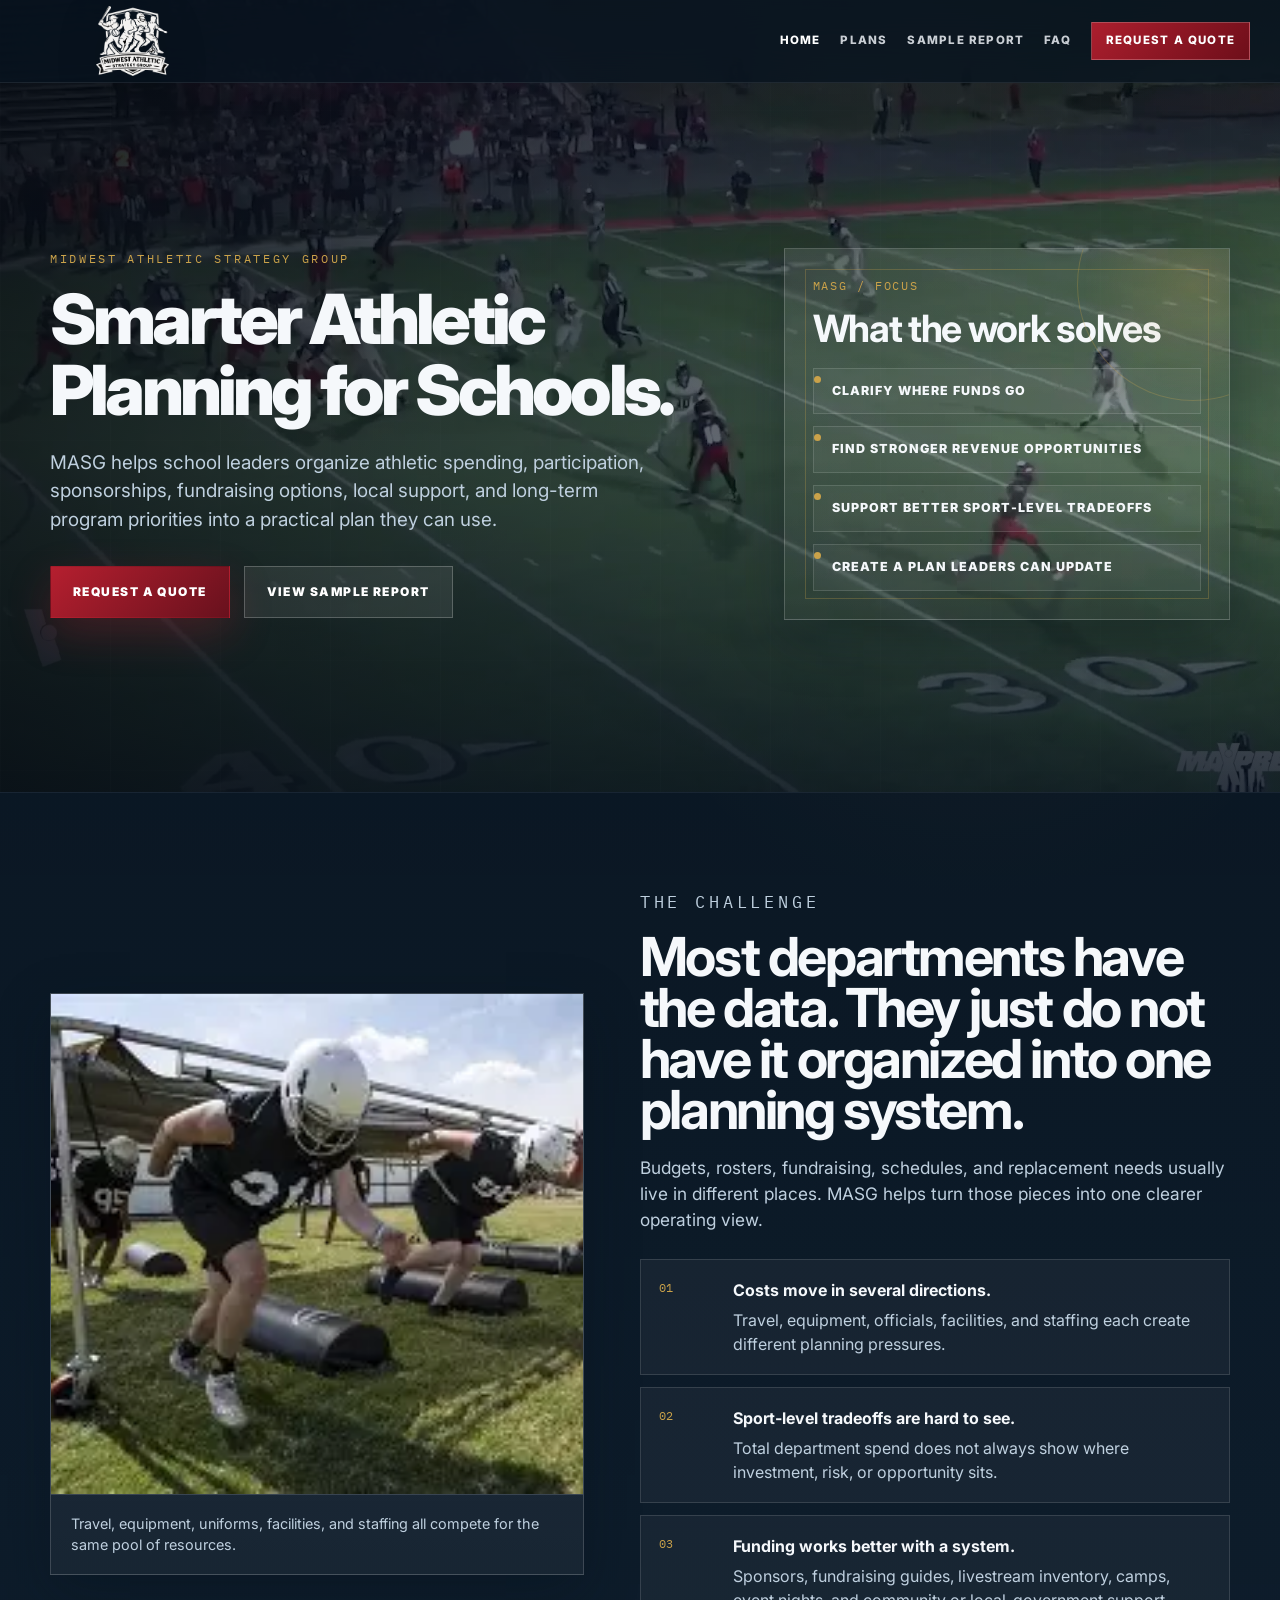
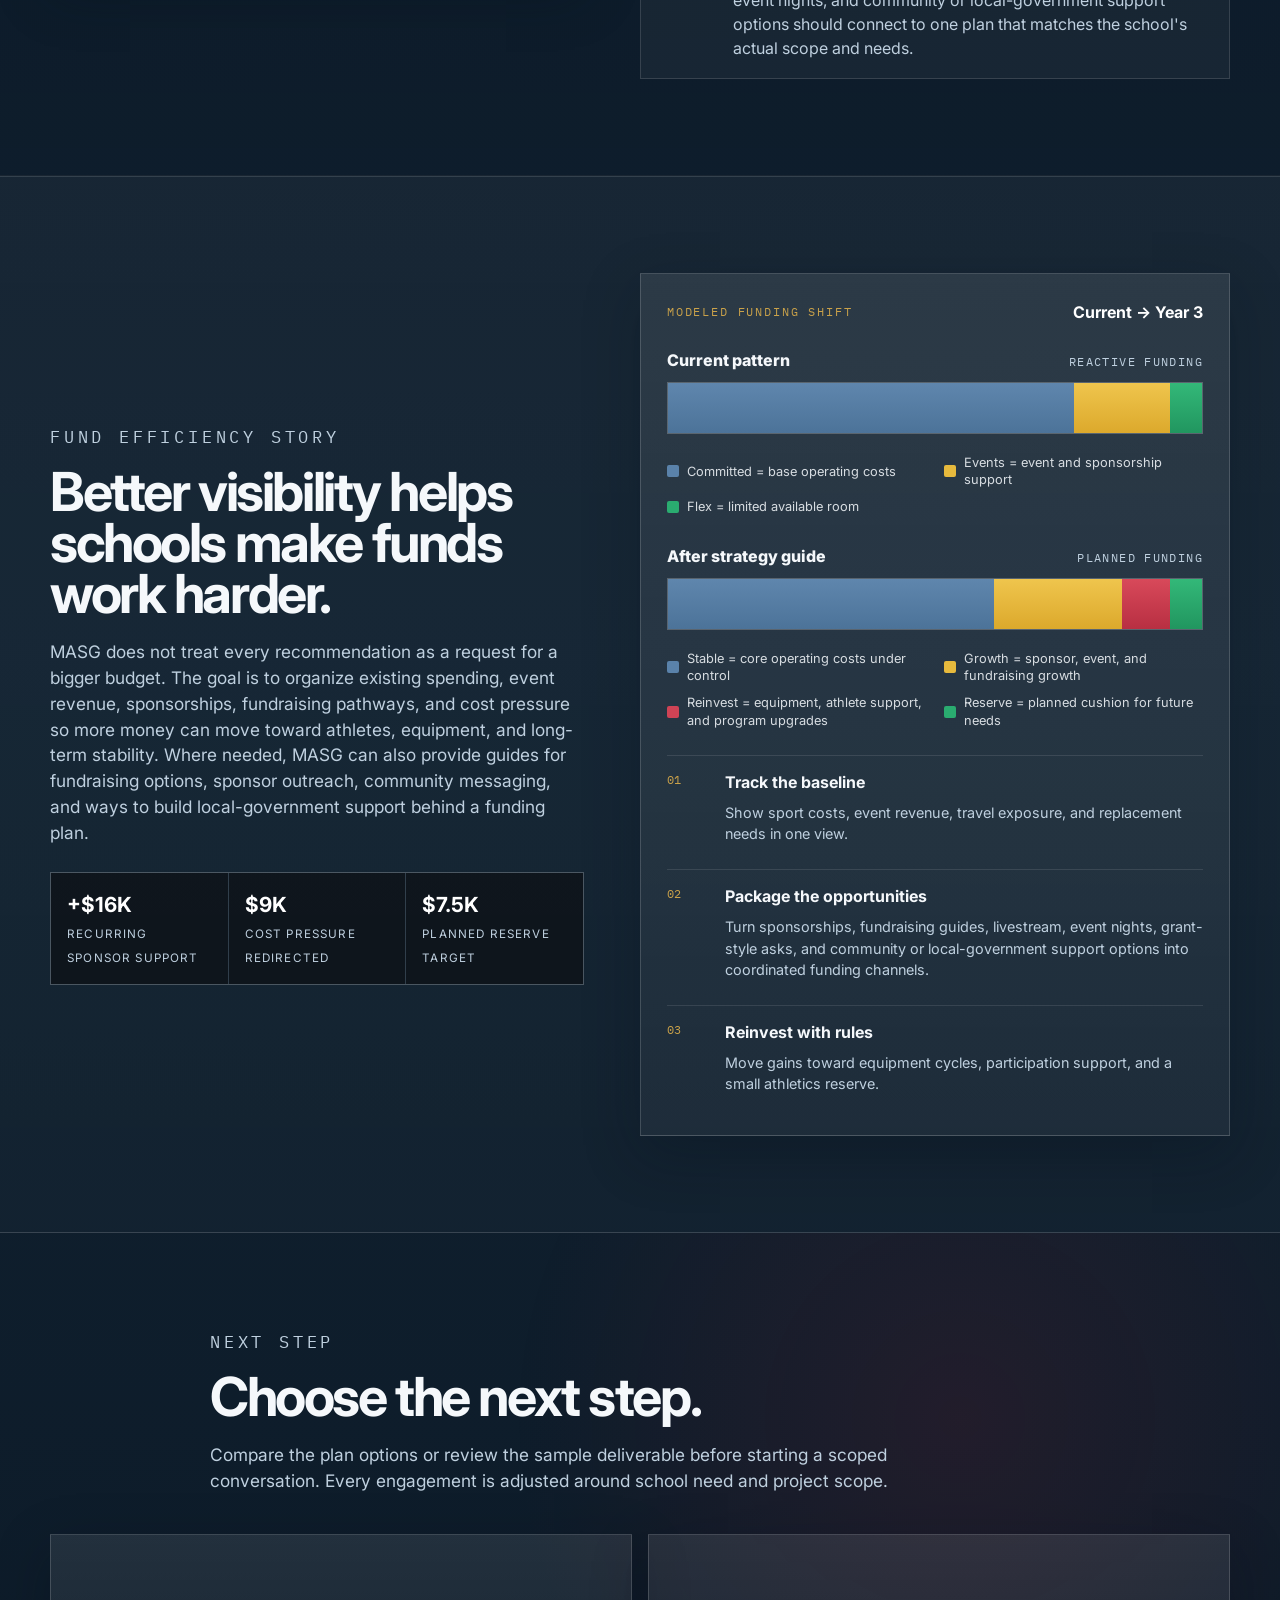
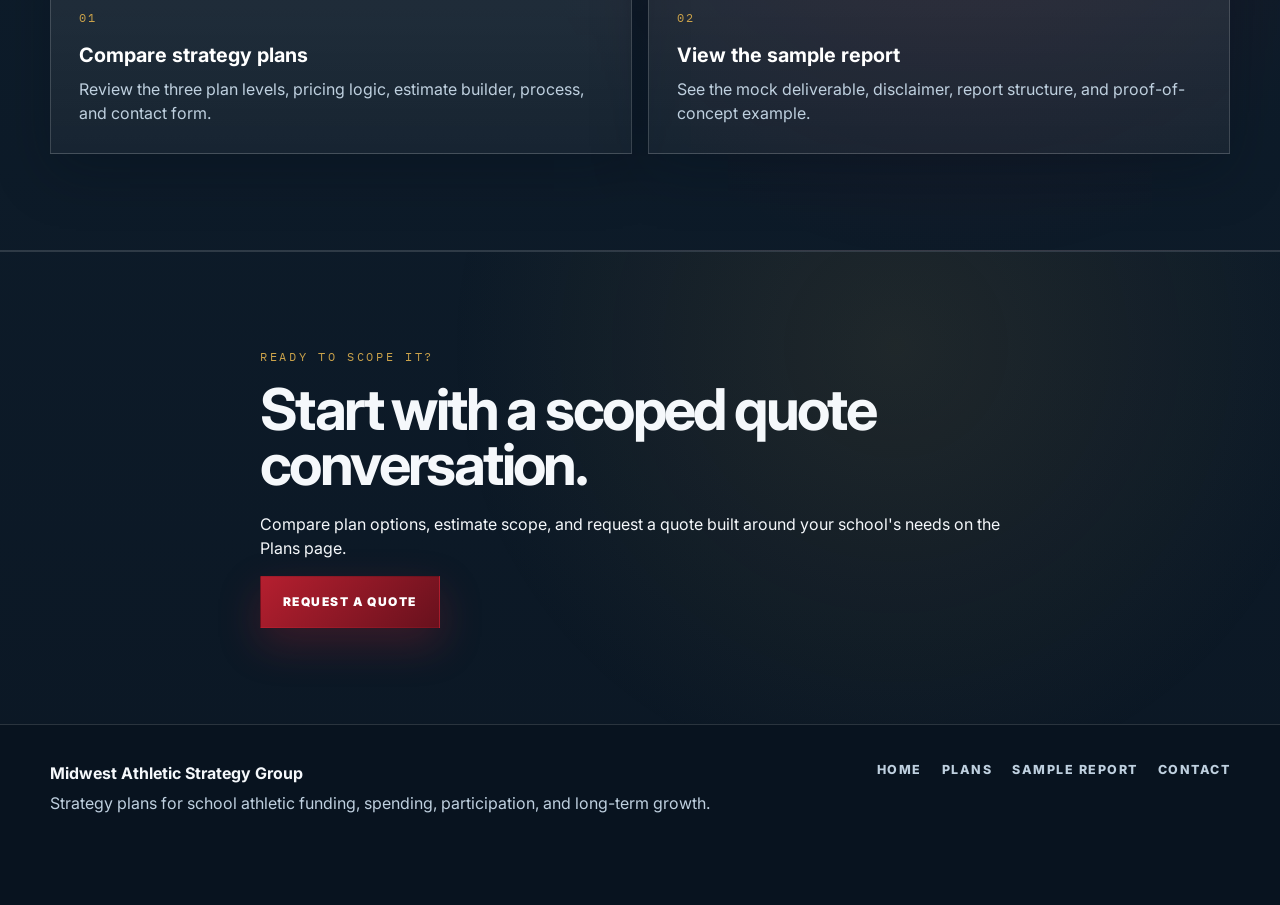
<file: index.html>
<!DOCTYPE html>
<html lang="en">
<head>
  <meta charset="UTF-8" />
  <meta name="viewport" content="width=device-width, initial-scale=1.0" />
  <title>Midwest Athletic Strategy Group | Athletic Strategy & Funding Planning</title>
  <meta name="description" content="Midwest Athletic Strategy Group helps school athletic leaders organize funding, spending, sponsorships, fundraising options, participation, and program priorities into practical strategy plans." />
  <link rel="canonical" href="https://YOURDOMAIN.com/" />
  <meta name="robots" content="index, follow" />
  <meta property="og:type" content="website" />
  <meta property="og:url" content="https://YOURDOMAIN.com/" />
  <meta property="og:title" content="Midwest Athletic Strategy Group | Athletic Strategy & Funding Planning" />
  <meta property="og:description" content="Midwest Athletic Strategy Group helps school athletic leaders organize funding, spending, sponsorships, fundraising options, participation, and program priorities into practical strategy plans." />
  <meta property="og:image" content="https://YOURDOMAIN.com/assets/img/championship.webp" />
  <meta name="twitter:card" content="summary_large_image" />
  <meta name="twitter:title" content="Midwest Athletic Strategy Group | Athletic Strategy & Funding Planning" />
  <meta name="twitter:description" content="Midwest Athletic Strategy Group helps school athletic leaders organize funding, spending, participation, and program priorities into practical strategy plans." />
  <meta name="twitter:image" content="https://YOURDOMAIN.com/assets/img/championship.webp" />
  <link rel="icon" href="assets/img/favicon.png" type="image/png" />
  <link rel="preconnect" href="https://fonts.googleapis.com">
  <link rel="preconnect" href="https://fonts.gstatic.com" crossorigin>
  <link href="https://fonts.googleapis.com/css2?family=Inter:wght@400;500;600;700;800;900&family=IBM+Plex+Mono:wght@400;500;600&display=swap" rel="stylesheet">
  <link rel="stylesheet" href="styles.css" />
  <script type="application/ld+json">
  {
    "@context": "https://schema.org",
    "@type": "ProfessionalService",
    "name": "Midwest Athletic Strategy Group",
    "description": "Athletic department strategy planning, funding analysis, and program investment support for school athletic leaders.",
    "areaServed": "Midwest United States",
    "founder": { "@type": "Person", "name": "Reid Justesen" },
    "serviceType": ["Athletics Strategy Guide", "Program Investment Audit", "Three-Year Growth Plan"],
    "url": "https://YOURDOMAIN.com/"
  }
  </script>
</head>
<body>
  <header class="site-header" data-header>
    <a class="brand" href="index.html" aria-label="Midwest Athletic Strategy Group home">
      <img class="brand-logo detailed-logo" src="assets/img/masg-logo-white.png" alt="Midwest Athletic Strategy Group logo" />
    </a>
    <button class="nav-toggle" aria-label="Open menu" data-nav-toggle><span></span><span></span></button>
    <nav class="main-nav" data-nav>
      <a href="index.html" class="active">Home</a>
      <a href="plans.html">Plans</a>
      <a href="sample-report.html">Sample Report</a>
      <a href="plans.html#faq">FAQ</a>
      <a href="plans.html#contact" class="nav-cta">Request a Quote</a>
    </nav>
  </header>
  <a class="mobile-sticky-cta" href="plans.html#contact">Request a Quote</a>
  <main id="top">
    <section class="hero balanced-hero" aria-label="Homepage hero">
      <video id="heroVideo" class="hero-video" autoplay muted loop playsinline preload="metadata" poster="assets/img/0001.jpg"><source src="assets/videos/football-night.mp4" type="video/mp4" /></video>
      <div class="hero-scrim"></div><div class="hero-grid-overlay"></div>
      <div class="hero-content wrap">
        <div class="hero-copy reveal"><p class="eyebrow">Midwest athletic strategy group</p><h1>Smarter Athletic Planning for Schools.</h1><p class="hero-subhead">MASG helps school leaders organize athletic spending, participation, sponsorships, fundraising options, local support, and long-term program priorities into a practical plan they can use.</p><div class="hero-actions"><a href="plans.html#contact" class="button button-primary">Request a Quote</a><a href="sample-report.html" class="button button-secondary">View Sample Report</a></div></div>
        <aside class="hero-command compact-command reveal" aria-label="MASG focus areas"><div class="command-label">MASG / Focus</div><h2>What the work solves</h2><ul class="command-list"><li>Clarify where funds go</li><li>Find stronger revenue opportunities</li><li>Support better sport-level tradeoffs</li><li>Create a plan leaders can update</li></ul></aside>
      </div>
    </section>
    <section id="challenge" class="section split-section section-soft"><div class="wrap split-grid"><div class="visual-card reveal"><img src="assets/img/practice-equipment.webp" alt="Football practice equipment on a field" /><div class="image-caption">Travel, equipment, uniforms, facilities, and staffing all compete for the same pool of resources.</div></div><div class="copy-block reveal"><p class="eyebrow">The challenge</p><h2>Most departments have the data. They just do not have it organized into one planning system.</h2><p>Budgets, rosters, fundraising, schedules, and replacement needs usually live in different places. MASG helps turn those pieces into one clearer operating view.</p><div class="stacked-cards"><article><span>01</span><strong>Costs move in several directions.</strong><p>Travel, equipment, officials, facilities, and staffing each create different planning pressures.</p></article><article><span>02</span><strong>Sport-level tradeoffs are hard to see.</strong><p>Total department spend does not always show where investment, risk, or opportunity sits.</p></article><article><span>03</span><strong>Funding works better with a system.</strong><p>Sponsors, fundraising guides, livestream inventory, camps, event nights, and community or local-government support options should connect to one plan that matches the school's actual scope and needs.</p></article></div></div></div></section>
    <section class="section money-section funding-story-section section-light">
      <div class="wrap money-grid">
        <div class="copy-block reveal">
          <p class="eyebrow">Fund efficiency story</p>
          <h2>Better visibility helps schools make funds work harder.</h2>
          <p>MASG does not treat every recommendation as a request for a bigger budget. The goal is to organize existing spending, event revenue, sponsorships, fundraising pathways, and cost pressure so more money can move toward athletes, equipment, and long-term stability. Where needed, MASG can also provide guides for fundraising options, sponsor outreach, community messaging, and ways to build local-government support behind a funding plan.</p>
          <div class="money-kpis"><div><strong>+$16K</strong><span>recurring sponsor support</span></div><div><strong>$9K</strong><span>cost pressure redirected</span></div><div><strong>$7.5K</strong><span>planned reserve target</span></div></div>
        </div>
        <div class="finance-card story-card reveal" aria-label="Modeled athletic department funding story">
          <div class="dashboard-topline"><span>Modeled funding shift</span><strong>Current → Year 3</strong></div>
          <div class="story-bars">
            <div class="story-bar-group">
              <div class="story-label"><span>Current pattern</span><em>Reactive funding</em></div>
              <div class="stacked-bar" aria-label="Current funding pattern">
                <span class="seg committed" style="width: 76%" aria-label="Base operating costs"></span>
                <span class="seg revenue" style="width: 18%" aria-label="Event and sponsorship support"></span>
                <span class="seg reserve" style="width: 6%" aria-label="Limited flexible funding"></span>
              </div>
              <div class="story-legend" aria-label="Current funding legend">
                <span><i class="swatch committed"></i>Committed = base operating costs</span>
                <span><i class="swatch revenue"></i>Events = event and sponsorship support</span>
                <span><i class="swatch reserve"></i>Flex = limited available room</span>
              </div>
            </div>
            <div class="story-bar-group">
              <div class="story-label"><span>After strategy guide</span><em>Planned funding</em></div>
              <div class="stacked-bar" aria-label="Year three funding pattern">
                <span class="seg committed" style="width: 61%" aria-label="Core operating costs"></span>
                <span class="seg revenue" style="width: 24%" aria-label="Sponsor, event, and fundraising growth"></span>
                <span class="seg improvement" style="width: 9%" aria-label="Planned reinvestment"></span>
                <span class="seg reserve" style="width: 6%" aria-label="Planned reserve"></span>
              </div>
              <div class="story-legend" aria-label="Year three funding legend">
                <span><i class="swatch committed"></i>Stable = core operating costs under control</span>
                <span><i class="swatch revenue"></i>Growth = sponsor, event, and fundraising growth</span>
                <span><i class="swatch improvement"></i>Reinvest = equipment, athlete support, and program upgrades</span>
                <span><i class="swatch reserve"></i>Reserve = planned cushion for future needs</span>
              </div>
            </div>
          </div>
          <div class="story-timeline">
            <article><span>01</span><strong>Track the baseline</strong><p>Show sport costs, event revenue, travel exposure, and replacement needs in one view.</p></article>
            <article><span>02</span><strong>Package the opportunities</strong><p>Turn sponsorships, fundraising guides, livestream, event nights, grant-style asks, and community or local-government support options into coordinated funding channels.</p></article>
            <article><span>03</span><strong>Reinvest with rules</strong><p>Move gains toward equipment cycles, participation support, and a small athletics reserve.</p></article>
          </div>
        </div>
      </div>
    </section>
    <section class="section next-step-section">
      <div class="wrap section-head reveal"><p class="eyebrow">Next step</p><h2>Choose the next step.</h2><p>Compare the plan options or review the sample deliverable before starting a scoped conversation. Every engagement is adjusted around school need and project scope.</p></div>
      <div class="wrap next-step-grid">
        <a class="next-step-card reveal" href="plans.html"><span>01</span><h3>Compare strategy plans</h3><p>Review the three plan levels, pricing logic, estimate builder, process, and contact form.</p></a>
        <a class="next-step-card reveal" href="sample-report.html"><span>02</span><h3>View the sample report</h3><p>See the mock deliverable, disclaimer, report structure, and proof-of-concept example.</p></a>
      </div>
    </section>
    <section class="section final-cta-section"><div class="wrap final-cta reveal"><p class="eyebrow">Ready to scope it?</p><h2>Start with a scoped quote conversation.</h2><p>Compare plan options, estimate scope, and request a quote built around your school's needs on the Plans page.</p><a class="button button-primary" href="plans.html#contact">Request a Quote</a></div></section>
  </main>
  <footer class="site-footer">
    <div class="wrap footer-grid">
      <div>
        <strong>Midwest Athletic Strategy Group</strong>
        <p>Strategy plans for school athletic funding, spending, participation, and long-term growth.</p>
      </div>
      <div class="footer-links">
        <a href="index.html">Home</a><a href="plans.html">Plans</a><a href="sample-report.html">Sample Report</a><a href="plans.html#contact">Contact</a>
      </div>
    </div>
  </footer>
  <script src="script.js"></script>
</body>
</html>
</file>
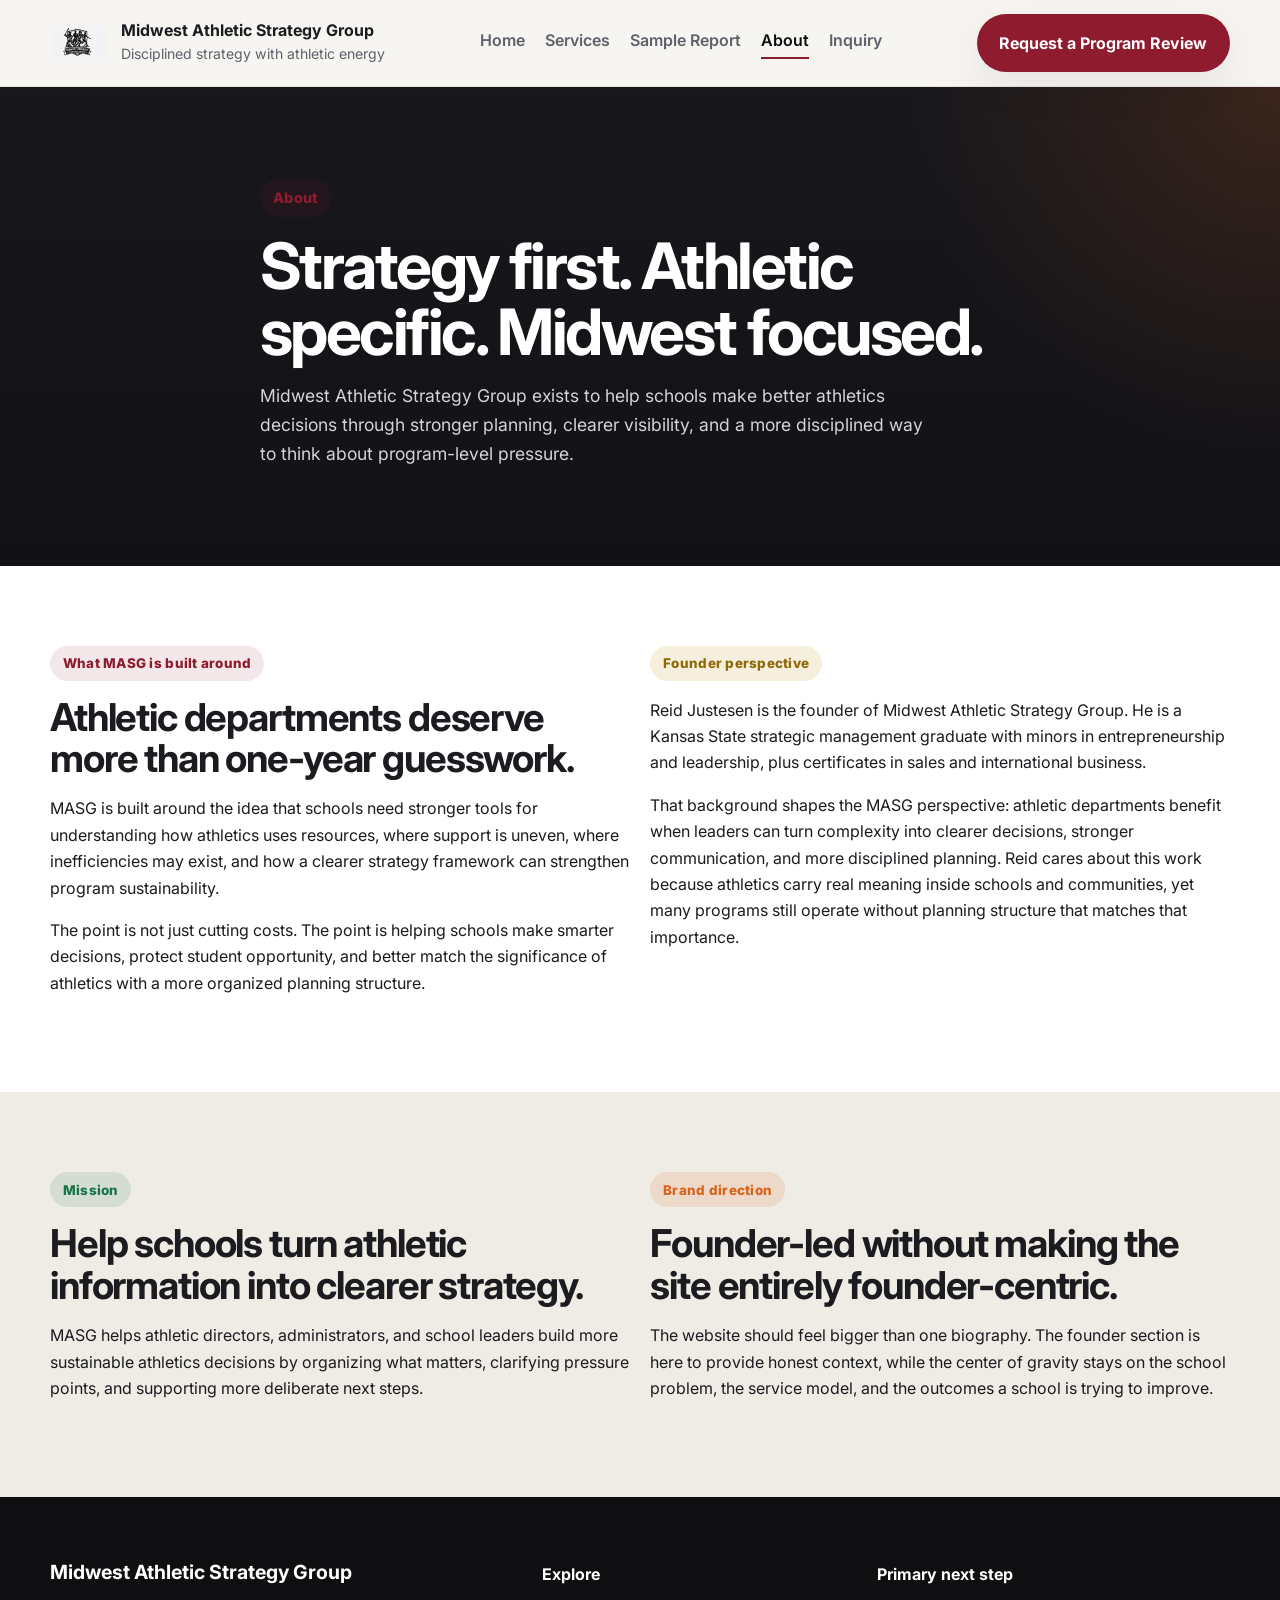
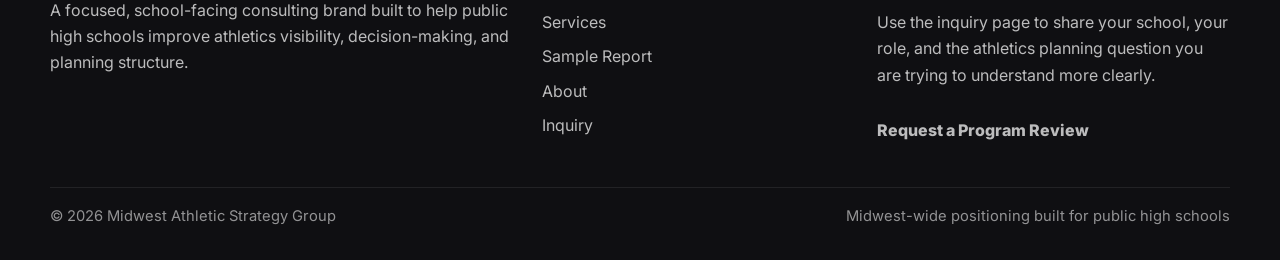
<file: about.html>
<!DOCTYPE html>
<html lang="en">
<head>
  <meta charset="UTF-8">
  <meta name="viewport" content="width=device-width, initial-scale=1.0">
  <title>About | Midwest Athletic Strategy Group</title>
  <meta name="description" content="Learn about Midwest Athletic Strategy Group and the strategic perspective behind the business.">
  <link rel="preconnect" href="https://fonts.googleapis.com">
  <link rel="preconnect" href="https://fonts.gstatic.com" crossorigin>
  <link href="https://fonts.googleapis.com/css2?family=Inter:wght@400;500;600;700;800;900&display=swap" rel="stylesheet">
  <link rel="stylesheet" href="assets/style.css">
</head>
<body>
  <header class="site-header">
    <div class="container nav-row">
      <a href="index.html" class="brand" aria-label="Midwest Athletic Strategy Group home">
        <img src="assets/logo.png" alt="Midwest Athletic Strategy Group logo" class="brand-logo">
        <div class="brand-copy">
          <strong>Midwest Athletic Strategy Group</strong>
          <span>Disciplined strategy with athletic energy</span>
        </div>
      </a>
      <nav class="nav-links" aria-label="Primary navigation">
        
        <a href="index.html" class="">Home</a>
        
        <a href="services.html" class="">Services</a>
        
        <a href="sample-report.html" class="">Sample Report</a>
        
        <a href="about.html" class="active">About</a>
        
        <a href="inquiry.html" class="">Inquiry</a>
        
      </nav>
      <a href="inquiry.html" class="btn btn-primary desktop-cta">Request a Program Review</a>
    </div>
  </header>

  
    
  

  
<section class="page-hero page-hero-dark">
  <div class="container narrow-section">
    <span class="eyebrow">About</span>
    <h1>Strategy first. Athletic specific. Midwest focused.</h1>
    <p class="lead">
      Midwest Athletic Strategy Group exists to help schools make better athletics decisions through stronger planning, clearer visibility, and a more disciplined way to think about program-level pressure.
    </p>
  </div>
</section>

<section class="section section-white">
  <div class="container two-col section-split">
    <div>
      <span class="section-label crimson">What MASG is built around</span>
      <h2>Athletic departments deserve more than one-year guesswork.</h2>
      <p>
        MASG is built around the idea that schools need stronger tools for understanding how athletics uses resources, where support is uneven, where inefficiencies may exist, and how a clearer strategy framework can strengthen program sustainability.
      </p>
      <p>
        The point is not just cutting costs. The point is helping schools make smarter decisions, protect student opportunity, and better match the significance of athletics with a more organized planning structure.
      </p>
    </div>
    <div>
      <span class="section-label gold">Founder perspective</span>
      <p>
        Reid Justesen is the founder of Midwest Athletic Strategy Group. He is a Kansas State strategic management graduate with minors in entrepreneurship and leadership, plus certificates in sales and international business.
      </p>
      <p>
        That background shapes the MASG perspective: athletic departments benefit when leaders can turn complexity into clearer decisions, stronger communication, and more disciplined planning. Reid cares about this work because athletics carry real meaning inside schools and communities, yet many programs still operate without planning structure that matches that importance.
      </p>
    </div>
  </div>
</section>

<section class="section section-soft">
  <div class="container two-col section-split">
    <div>
      <span class="section-label green">Mission</span>
      <h2>Help schools turn athletic information into clearer strategy.</h2>
      <p>
        MASG helps athletic directors, administrators, and school leaders build more sustainable athletics decisions by organizing what matters, clarifying pressure points, and supporting more deliberate next steps.
      </p>
    </div>
    <div>
      <span class="section-label orange">Brand direction</span>
      <h2>Founder-led without making the site entirely founder-centric.</h2>
      <p>
        The website should feel bigger than one biography. The founder section is here to provide honest context, while the center of gravity stays on the school problem, the service model, and the outcomes a school is trying to improve.
      </p>
    </div>
  </div>
</section>


  <footer class="site-footer">
    <div class="container footer-grid">
      <div>
        <h3>Midwest Athletic Strategy Group</h3>
        <p>
          A focused, school-facing consulting brand built to help public high schools improve athletics visibility, decision-making, and planning structure.
        </p>
      </div>
      <div>
        <h4>Explore</h4>
        <ul class="footer-list">
          <li><a href="services.html">Services</a></li>
          <li><a href="sample-report.html">Sample Report</a></li>
          <li><a href="about.html">About</a></li>
          <li><a href="inquiry.html">Inquiry</a></li>
        </ul>
      </div>
      <div>
        <h4>Primary next step</h4>
        <p>
          Use the inquiry page to share your school, your role, and the athletics planning question you are trying to understand more clearly.
        </p>
        <a href="inquiry.html" class="text-link">Request a Program Review</a>
      </div>
    </div>
    <div class="container footer-bottom">
      <span>© 2026 Midwest Athletic Strategy Group</span>
      <span>Midwest-wide positioning built for public high schools</span>
    </div>
  </footer>
</body>
</html>
</file>
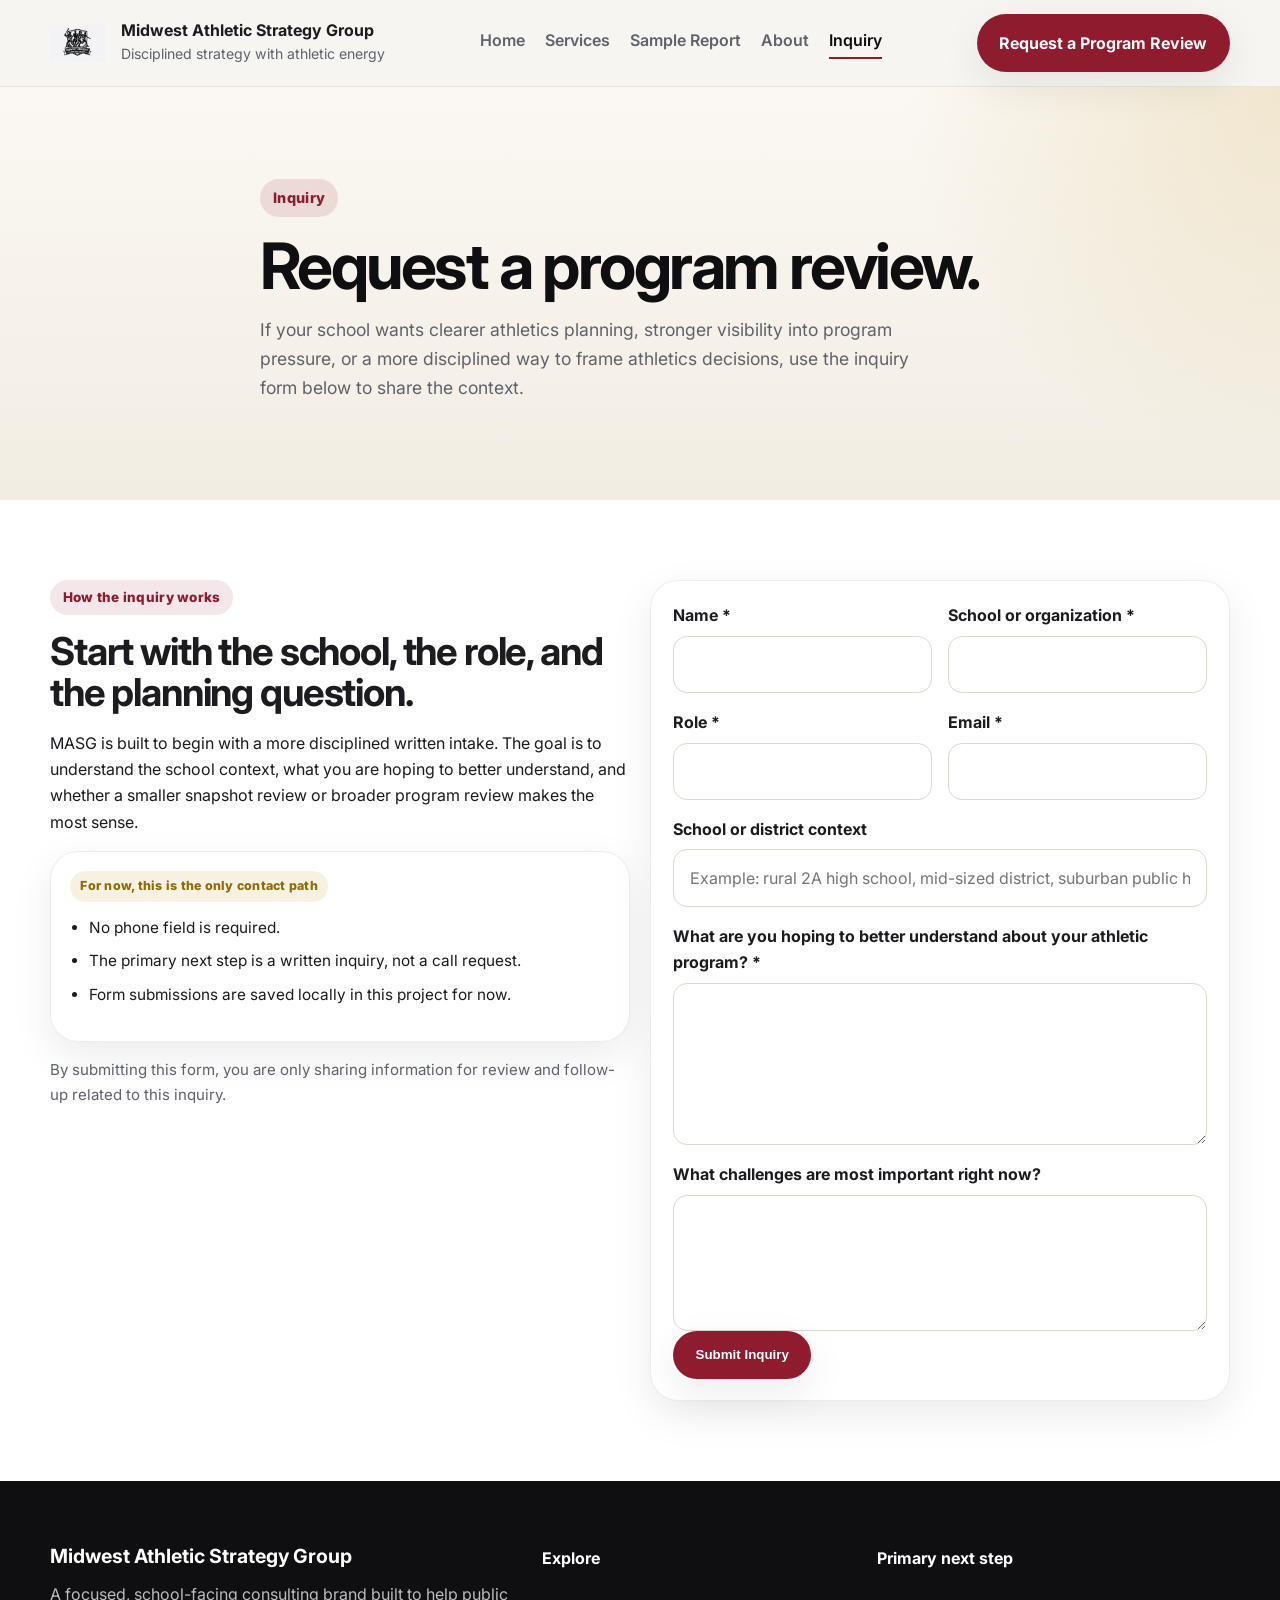
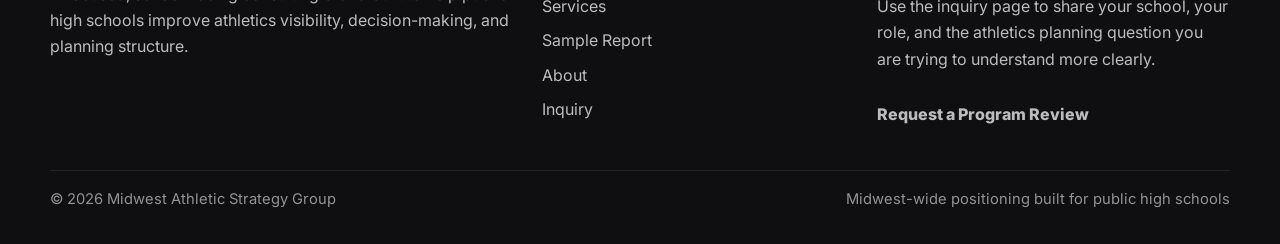
<file: inquiry.html>
<!DOCTYPE html>
<html lang="en">
<head>
  <meta charset="UTF-8">
  <meta name="viewport" content="width=device-width, initial-scale=1.0">
  <title>Inquiry | Midwest Athletic Strategy Group</title>
  <meta name="description" content="Request a program review by sharing your school context and athletics planning needs.">
  <link rel="preconnect" href="https://fonts.googleapis.com">
  <link rel="preconnect" href="https://fonts.gstatic.com" crossorigin>
  <link href="https://fonts.googleapis.com/css2?family=Inter:wght@400;500;600;700;800;900&display=swap" rel="stylesheet">
  <link rel="stylesheet" href="assets/style.css">
</head>
<body>
  <header class="site-header">
    <div class="container nav-row">
      <a href="index.html" class="brand" aria-label="Midwest Athletic Strategy Group home">
        <img src="assets/logo.png" alt="Midwest Athletic Strategy Group logo" class="brand-logo">
        <div class="brand-copy">
          <strong>Midwest Athletic Strategy Group</strong>
          <span>Disciplined strategy with athletic energy</span>
        </div>
      </a>
      <nav class="nav-links" aria-label="Primary navigation">
        
        <a href="index.html" class="">Home</a>
        
        <a href="services.html" class="">Services</a>
        
        <a href="sample-report.html" class="">Sample Report</a>
        
        <a href="about.html" class="">About</a>
        
        <a href="inquiry.html" class="active">Inquiry</a>
        
      </nav>
      <a href="inquiry.html" class="btn btn-primary desktop-cta">Request a Program Review</a>
    </div>
  </header>

  
    
  

  
<section class="page-hero">
  <div class="container narrow-section">
    <span class="eyebrow">Inquiry</span>
    <h1>Request a program review.</h1>
    <p class="lead">
      If your school wants clearer athletics planning, stronger visibility into program pressure, or a more disciplined way to frame athletics decisions, use the inquiry form below to share the context.
    </p>
  </div>
</section>

<section class="section section-white">
  <div class="container contact-grid">
    <div>
      <span class="section-label crimson">How the inquiry works</span>
      <h2>Start with the school, the role, and the planning question.</h2>
      <p>
        MASG is built to begin with a more disciplined written intake. The goal is to understand the school context, what you are hoping to better understand, and whether a smaller snapshot review or broader program review makes the most sense.
      </p>
      <div class="info-card">
        <span class="small-label gold">For now, this is the only contact path</span>
        <ul class="clean-list compact-list">
          <li>No phone field is required.</li>
          <li>The primary next step is a written inquiry, not a call request.</li>
          <li>Form submissions are saved locally in this project for now.</li>
        </ul>
      </div>
      <p class="privacy-note">
        By submitting this form, you are only sharing information for review and follow-up related to this inquiry.
      </p>
    </div>

    <form class="contact-form" onsubmit="event.preventDefault(); document.getElementById('form-note').style.display='block';" novalidate>
      <div class="form-grid">
        <div class="field">
          <label for="name">Name *</label>
          <input id="name" name="name" type="text" value="" required>
        </div>
        <div class="field">
          <label for="school">School or organization *</label>
          <input id="school" name="school" type="text" value="" required>
        </div>
        <div class="field">
          <label for="role">Role *</label>
          <input id="role" name="role" type="text" value="" required>
        </div>
        <div class="field">
          <label for="email">Email *</label>
          <input id="email" name="email" type="email" value="" required>
        </div>
        <div class="field full-width">
          <label for="district_size">School or district context</label>
          <input id="district_size" name="district_size" type="text" value="" placeholder="Example: rural 2A high school, mid-sized district, suburban public high school">
        </div>
        <div class="field full-width">
          <label for="goals">What are you hoping to better understand about your athletic program? *</label>
          <textarea id="goals" name="goals" rows="5" required></textarea>
        </div>
        <div class="field full-width">
          <label for="challenges">What challenges are most important right now?</label>
          <textarea id="challenges" name="challenges" rows="4"></textarea>
        </div>
      </div>
      <p id="form-note" class="privacy-note" style="display:none; margin-bottom:1rem;">This HTML version is ready for static hosting, but the form is not connected yet. For now, email <a href="mailto:midwestathleticstrategy@gmail.com">midwestathleticstrategy@gmail.com</a> or connect this form to a static form service before launch.</p>
      <button type="submit" class="btn btn-primary">Submit Inquiry</button>
    </form>
  </div>
</section>


  <footer class="site-footer">
    <div class="container footer-grid">
      <div>
        <h3>Midwest Athletic Strategy Group</h3>
        <p>
          A focused, school-facing consulting brand built to help public high schools improve athletics visibility, decision-making, and planning structure.
        </p>
      </div>
      <div>
        <h4>Explore</h4>
        <ul class="footer-list">
          <li><a href="services.html">Services</a></li>
          <li><a href="sample-report.html">Sample Report</a></li>
          <li><a href="about.html">About</a></li>
          <li><a href="inquiry.html">Inquiry</a></li>
        </ul>
      </div>
      <div>
        <h4>Primary next step</h4>
        <p>
          Use the inquiry page to share your school, your role, and the athletics planning question you are trying to understand more clearly.
        </p>
        <a href="inquiry.html" class="text-link">Request a Program Review</a>
      </div>
    </div>
    <div class="container footer-bottom">
      <span>© 2026 Midwest Athletic Strategy Group</span>
      <span>Midwest-wide positioning built for public high schools</span>
    </div>
  </footer>
</body>
</html>
</file>
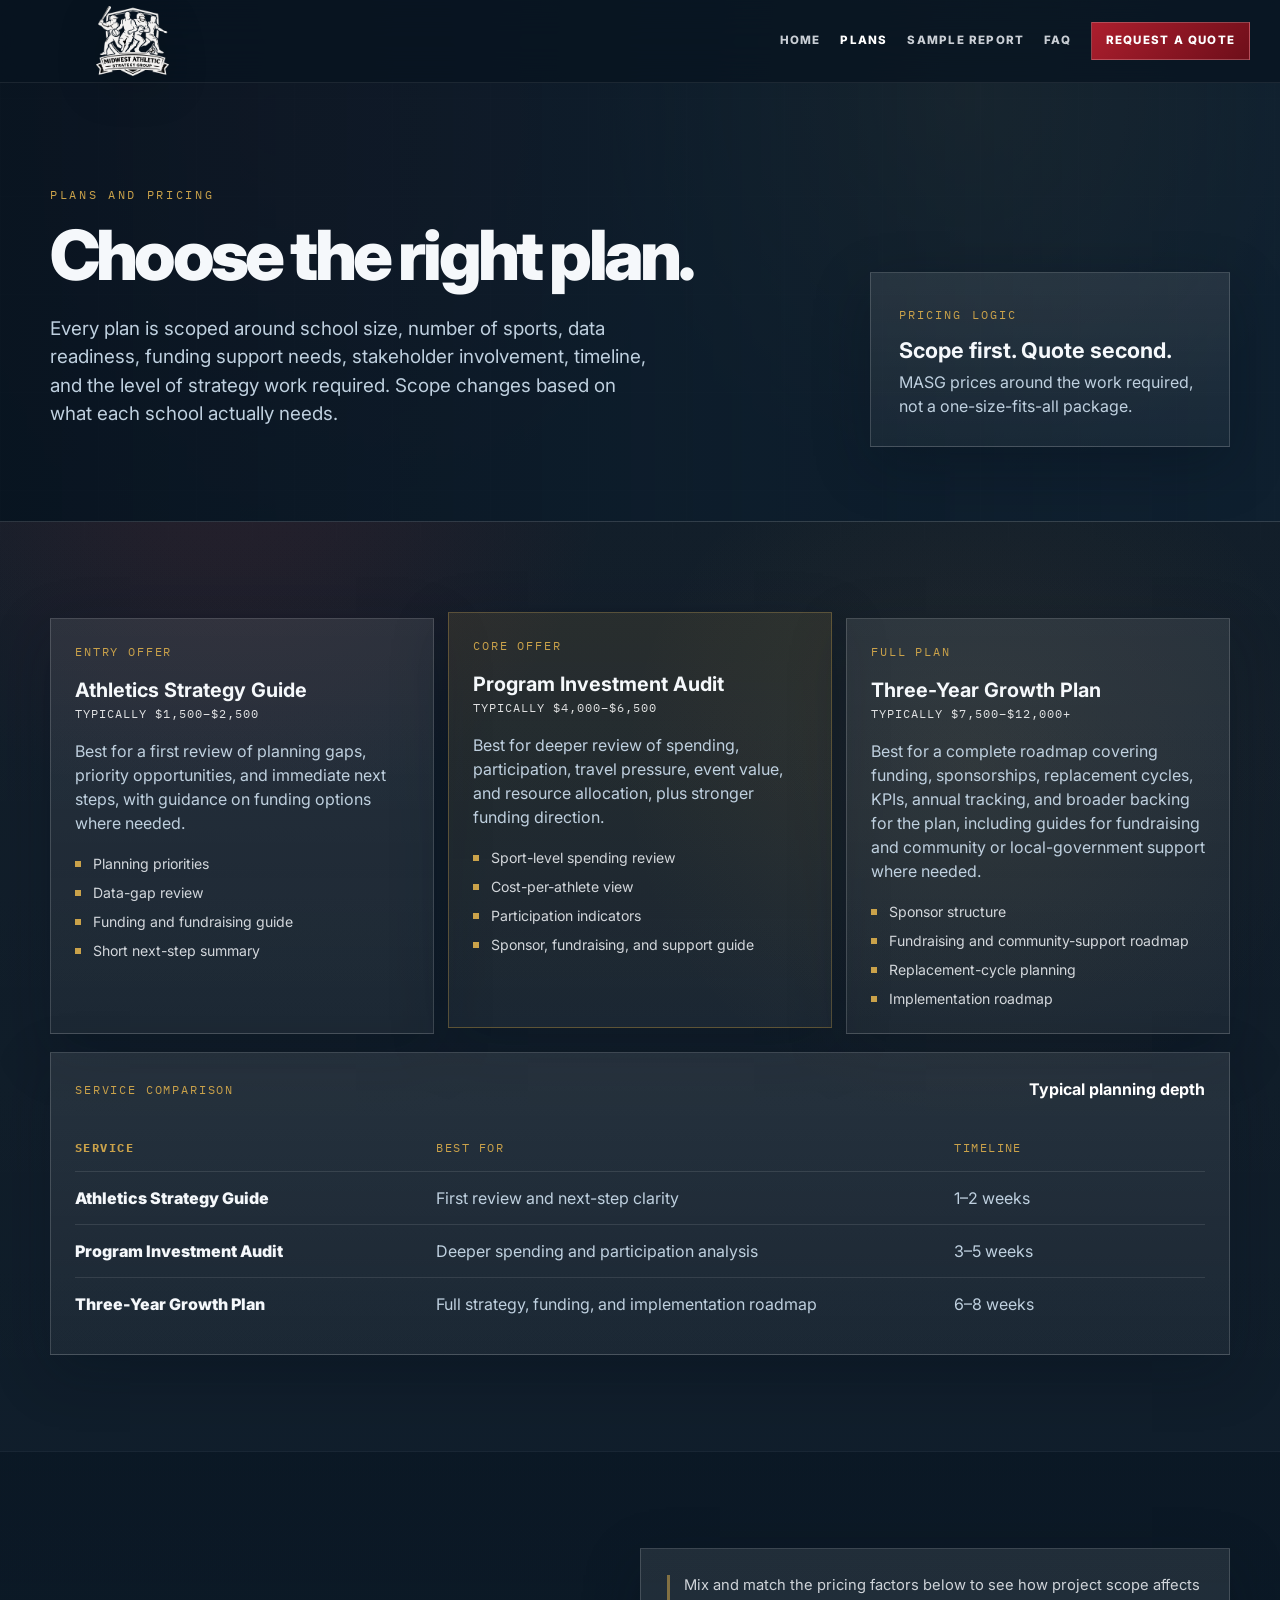
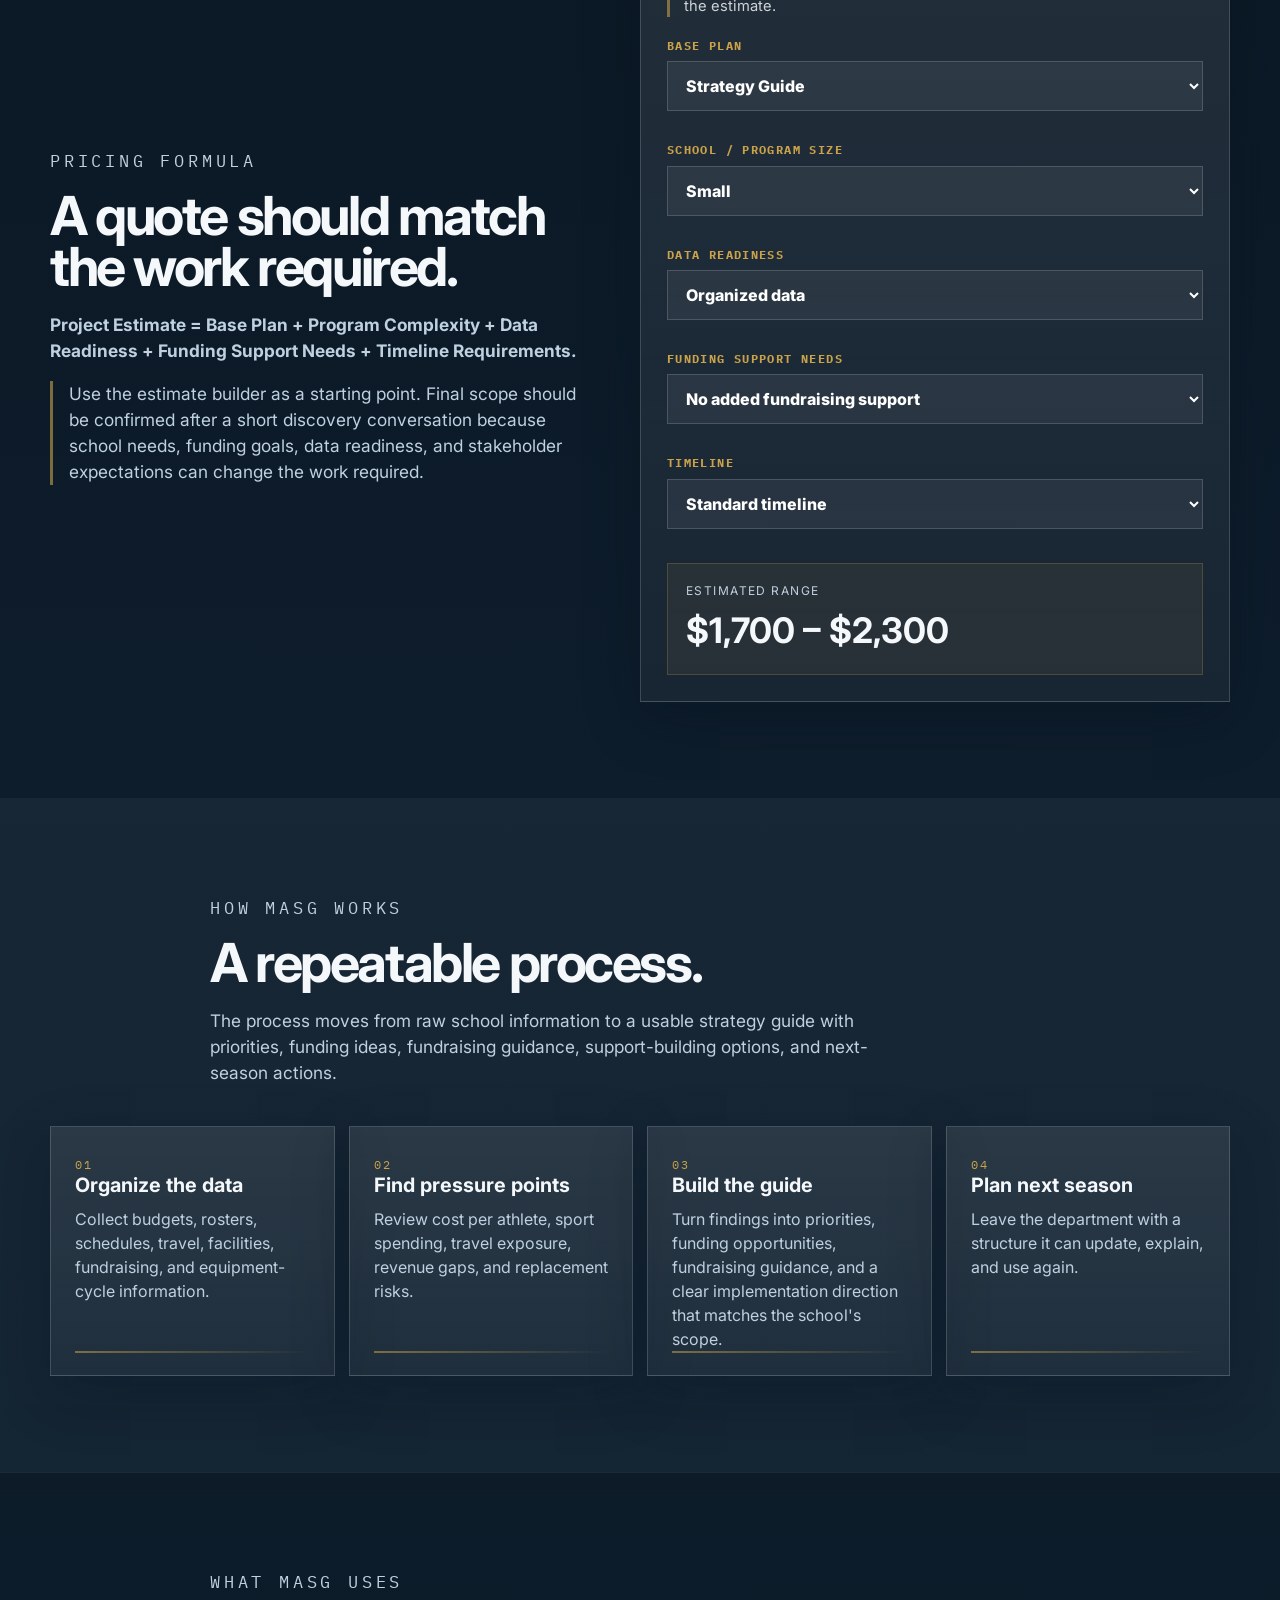
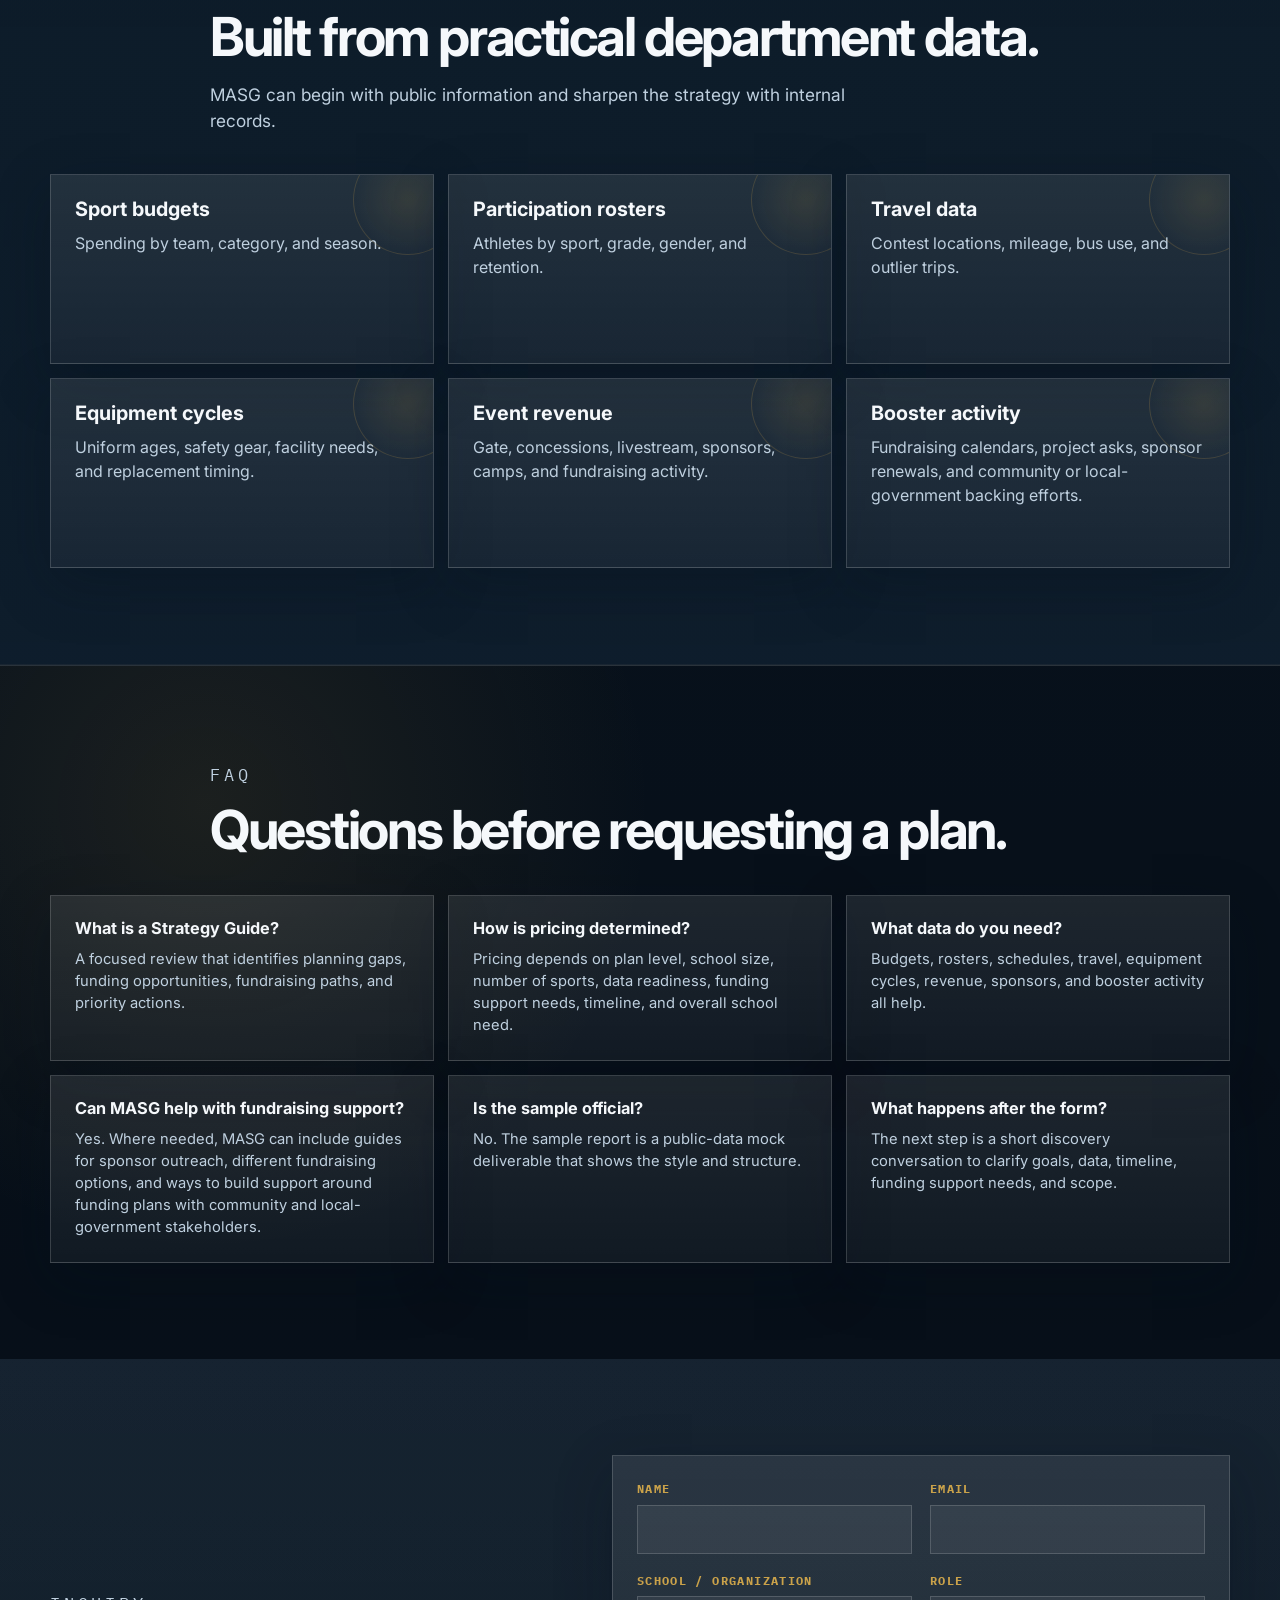
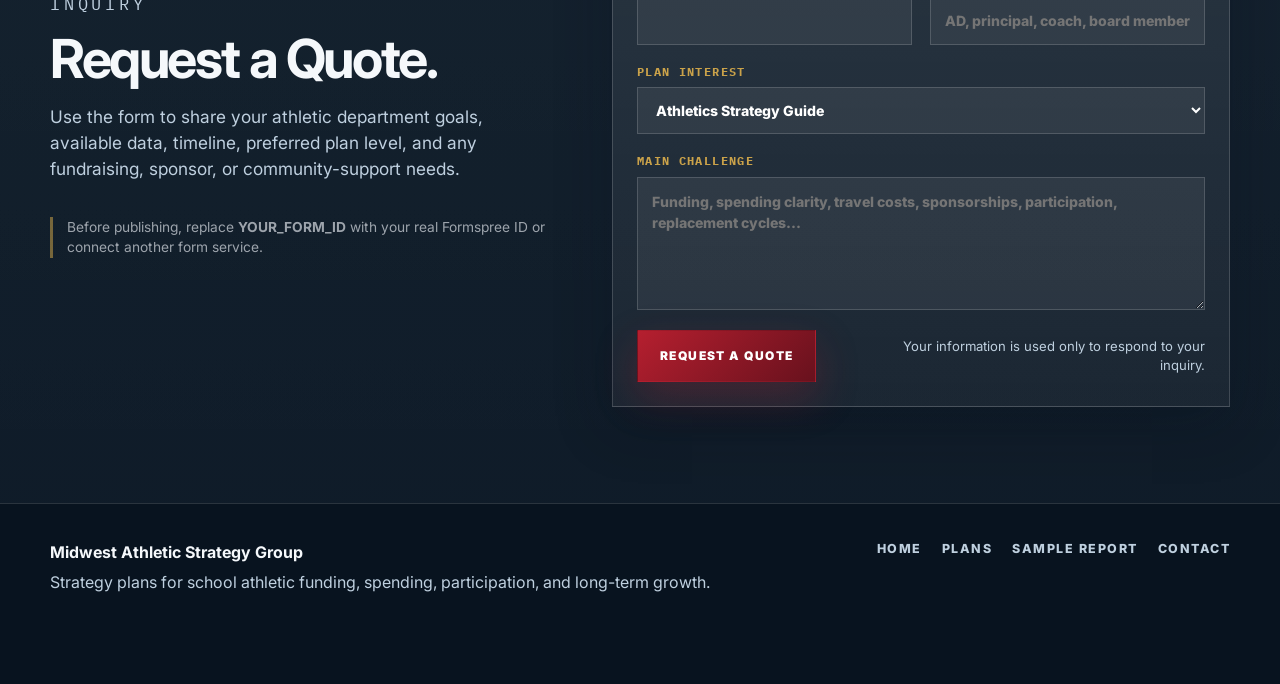
<file: plans.html>
<!DOCTYPE html>
<html lang="en">
<head>
  <meta charset="UTF-8" />
  <meta name="viewport" content="width=device-width, initial-scale=1.0" />
  <title>Plans | Midwest Athletic Strategy Group</title>
  <meta name="description" content="Compare MASG athletic strategy plans, pricing logic, deliverables, and timelines for school athletic departments." />
  <link rel="canonical" href="https://YOURDOMAIN.com/plans.html" />
  <meta name="robots" content="index, follow" />
  <meta property="og:type" content="website" />
  <meta property="og:url" content="https://YOURDOMAIN.com/plans.html" />
  <meta property="og:title" content="Plans | Midwest Athletic Strategy Group" />
  <meta property="og:description" content="Compare MASG athletic strategy plans, pricing logic, deliverables, and timelines for school athletic departments." />
  <meta property="og:image" content="https://YOURDOMAIN.com/assets/img/championship.webp" />
  <meta name="twitter:card" content="summary_large_image" />
  <meta name="twitter:title" content="Plans | Midwest Athletic Strategy Group" />
  <meta name="twitter:description" content="Compare MASG athletic strategy plans, pricing logic, deliverables, and timelines for school athletic departments." />
  <meta name="twitter:image" content="https://YOURDOMAIN.com/assets/img/championship.webp" />
  <link rel="icon" href="assets/img/favicon.png" type="image/png" />
  <link rel="preconnect" href="https://fonts.googleapis.com">
  <link rel="preconnect" href="https://fonts.gstatic.com" crossorigin>
  <link href="https://fonts.googleapis.com/css2?family=Inter:wght@400;500;600;700;800;900&family=IBM+Plex+Mono:wght@400;500;600&display=swap" rel="stylesheet">
  <link rel="stylesheet" href="styles.css" />
  <script type="application/ld+json">
  {
    "@context": "https://schema.org",
    "@type": "ProfessionalService",
    "name": "Midwest Athletic Strategy Group",
    "description": "Athletic department strategy planning, funding analysis, and program investment support for school athletic leaders.",
    "areaServed": "Midwest United States",
    "founder": { "@type": "Person", "name": "Reid Justesen" },
    "serviceType": ["Athletics Strategy Guide", "Program Investment Audit", "Three-Year Growth Plan"],
    "url": "https://YOURDOMAIN.com/"
  }
  </script>
</head>
<body>
  <header class="site-header" data-header>
    <a class="brand" href="index.html" aria-label="Midwest Athletic Strategy Group home">
      <img class="brand-logo detailed-logo" src="assets/img/masg-logo-white.png" alt="Midwest Athletic Strategy Group logo" />
    </a>
    <button class="nav-toggle" aria-label="Open menu" data-nav-toggle><span></span><span></span></button>
    <nav class="main-nav" data-nav>
      <a href="index.html">Home</a>
      <a href="plans.html" class="active">Plans</a>
      <a href="sample-report.html">Sample Report</a>
      <a href="plans.html#faq">FAQ</a>
      <a href="plans.html#contact" class="nav-cta">Request a Quote</a>
    </nav>
  </header>
  <a class="mobile-sticky-cta" href="plans.html#contact">Request a Quote</a>
  <main>
    <section class="page-hero plans-hero"><div class="wrap page-hero-grid"><div class="reveal"><p class="eyebrow">Plans and pricing</p><h1>Choose the right plan.</h1><p class="hero-subhead">Every plan is scoped around school size, number of sports, data readiness, funding support needs, stakeholder involvement, timeline, and the level of strategy work required. Scope changes based on what each school actually needs.</p></div><div class="page-hero-card reveal"><span>Pricing logic</span><strong>Scope first. Quote second.</strong><p>MASG prices around the work required, not a one-size-fits-all package.</p></div></div></section>
    <section id="services" class="section services-section section-light"><div class="wrap service-grid"><article class="service-card reveal"><span class="service-tag">Entry offer</span><h3>Athletics Strategy Guide</h3><div class="price-range">Typically $1,500–$2,500</div><p>Best for a first review of planning gaps, priority opportunities, and immediate next steps, with guidance on funding options where needed.</p><ul><li>Planning priorities</li><li>Data-gap review</li><li>Funding and fundraising guide</li><li>Short next-step summary</li></ul></article><article class="service-card featured reveal"><span class="service-tag">Core offer</span><h3>Program Investment Audit</h3><div class="price-range">Typically $4,000–$6,500</div><p>Best for deeper review of spending, participation, travel pressure, event value, and resource allocation, plus stronger funding direction.</p><ul><li>Sport-level spending review</li><li>Cost-per-athlete view</li><li>Participation indicators</li><li>Sponsor, fundraising, and support guide</li></ul></article><article class="service-card reveal"><span class="service-tag">Full plan</span><h3>Three-Year Growth Plan</h3><div class="price-range">Typically $7,500–$12,000+</div><p>Best for a complete roadmap covering funding, sponsorships, replacement cycles, KPIs, annual tracking, and broader backing for the plan, including guides for fundraising and community or local-government support where needed.</p><ul><li>Sponsor structure</li><li>Fundraising and community-support roadmap</li><li>Replacement-cycle planning</li><li>Implementation roadmap</li></ul></article></div><div class="wrap service-comparison reveal"><div class="dashboard-topline"><span>Service comparison</span><strong>Typical planning depth</strong></div><div class="comparison-row header"><span>Service</span><span>Best for</span><span>Timeline</span></div><div class="comparison-row"><span>Athletics Strategy Guide</span><span>First review and next-step clarity</span><span>1–2 weeks</span></div><div class="comparison-row"><span>Program Investment Audit</span><span>Deeper spending and participation analysis</span><span>3–5 weeks</span></div><div class="comparison-row"><span>Three-Year Growth Plan</span><span>Full strategy, funding, and implementation roadmap</span><span>6–8 weeks</span></div></div></section>
    <section id="pricing" class="section pricing-section section-soft"><div class="wrap pricing-grid"><div class="copy-block reveal"><p class="eyebrow">Pricing formula</p><h2>A quote should match the work required.</h2><p><strong>Project Estimate = Base Plan + Program Complexity + Data Readiness + Funding Support Needs + Timeline Requirements.</strong></p><p class="pricing-cta-line">Use the estimate builder as a starting point. Final scope should be confirmed after a short discovery conversation because school needs, funding goals, data readiness, and stakeholder expectations can change the work required.</p></div><div class="estimate-card reveal"><p class="mix-note">Mix and match the pricing factors below to see how project scope affects the estimate.</p><label><span>Base plan</span><select id="serviceLevel"><option value="2000">Strategy Guide</option><option value="5200">Program Investment Audit</option><option value="9500">Three-Year Growth Plan</option></select></label><label><span>School / program size</span><select id="schoolSize"><option value="0">Small</option><option value="750">Mid-size</option><option value="1500">Large</option></select></label><label><span>Data readiness</span><select id="dataReadiness"><option value="0">Organized data</option><option value="900">Some cleanup needed</option><option value="1800">Heavy data build</option></select></label><label><span>Funding support needs</span><select id="fundingSupport"><option value="0">No added fundraising support</option><option value="700">Fundraising / sponsor guide</option><option value="1400">Fundraising + community / local-government support roadmap</option></select></label><label><span>Timeline</span><select id="timelineNeed"><option value="0">Standard timeline</option><option value="800">Priority timeline</option><option value="1600">Rush deadline</option></select></label><div class="estimate-result"><span>Estimated range</span><strong id="estimateResult">$0 – $0</strong></div></div></div></section>
    <section id="process" class="section process-section section-light"><div class="wrap section-head reveal"><p class="eyebrow">How MASG works</p><h2>A repeatable process.</h2><p>The process moves from raw school information to a usable strategy guide with priorities, funding ideas, fundraising guidance, support-building options, and next-season actions.</p></div><div class="wrap timeline-grid"><article class="timeline-card reveal"><span>01</span><h3>Organize the data</h3><p>Collect budgets, rosters, schedules, travel, facilities, fundraising, and equipment-cycle information.</p></article><article class="timeline-card reveal"><span>02</span><h3>Find pressure points</h3><p>Review cost per athlete, sport spending, travel exposure, revenue gaps, and replacement risks.</p></article><article class="timeline-card reveal"><span>03</span><h3>Build the guide</h3><p>Turn findings into priorities, funding opportunities, fundraising guidance, and a clear implementation direction that matches the school's scope.</p></article><article class="timeline-card reveal"><span>04</span><h3>Plan next season</h3><p>Leave the department with a structure it can update, explain, and use again.</p></article></div></section>
    <section class="section data-section section-soft"><div class="wrap section-head reveal"><p class="eyebrow">What MASG uses</p><h2>Built from practical department data.</h2><p>MASG can begin with public information and sharpen the strategy with internal records.</p></div><div class="wrap data-grid"><article class="data-card reveal"><span></span><h3>Sport budgets</h3><p>Spending by team, category, and season.</p></article><article class="data-card reveal"><span></span><h3>Participation rosters</h3><p>Athletes by sport, grade, gender, and retention.</p></article><article class="data-card reveal"><span></span><h3>Travel data</h3><p>Contest locations, mileage, bus use, and outlier trips.</p></article><article class="data-card reveal"><span></span><h3>Equipment cycles</h3><p>Uniform ages, safety gear, facility needs, and replacement timing.</p></article><article class="data-card reveal"><span></span><h3>Event revenue</h3><p>Gate, concessions, livestream, sponsors, camps, and fundraising activity.</p></article><article class="data-card reveal"><span></span><h3>Booster activity</h3><p>Fundraising calendars, project asks, sponsor renewals, and community or local-government backing efforts.</p></article></div></section>
    <section id="faq" class="section faq-section"><div class="wrap section-head reveal"><p class="eyebrow">FAQ</p><h2>Questions before requesting a plan.</h2></div><div class="wrap faq-grid"><article class="faq-card reveal"><h3>What is a Strategy Guide?</h3><p>A focused review that identifies planning gaps, funding opportunities, fundraising paths, and priority actions.</p></article><article class="faq-card reveal"><h3>How is pricing determined?</h3><p>Pricing depends on plan level, school size, number of sports, data readiness, funding support needs, timeline, and overall school need.</p></article><article class="faq-card reveal"><h3>What data do you need?</h3><p>Budgets, rosters, schedules, travel, equipment cycles, revenue, sponsors, and booster activity all help.</p></article><article class="faq-card reveal"><h3>Can MASG help with fundraising support?</h3><p>Yes. Where needed, MASG can include guides for sponsor outreach, different fundraising options, and ways to build support around funding plans with community and local-government stakeholders.</p></article><article class="faq-card reveal"><h3>Is the sample official?</h3><p>No. The sample report is a public-data mock deliverable that shows the style and structure.</p></article><article class="faq-card reveal"><h3>What happens after the form?</h3><p>The next step is a short discovery conversation to clarify goals, data, timeline, funding support needs, and scope.</p></article></div></section>
    <section id="contact" class="section contact-section section-light">
      <div class="wrap contact-grid">
        <div class="contact-copy reveal"><p class="eyebrow">Inquiry</p><h2>Request a Quote.</h2><p>Use the form to share your athletic department goals, available data, timeline, preferred plan level, and any fundraising, sponsor, or community-support needs.</p><p class="sample-disclaimer">Before publishing, replace <strong>YOUR_FORM_ID</strong> with your real Formspree ID or connect another form service.</p></div>
        <form class="contact-form reveal" action="https://formspree.io/f/YOUR_FORM_ID" method="POST">
          <label><span>Name</span><input name="name" type="text" required /></label>
          <label><span>Email</span><input name="email" type="email" required /></label>
          <label><span>School / Organization</span><input name="school" type="text" /></label>
          <label><span>Role</span><input name="role" type="text" placeholder="AD, principal, coach, board member" /></label>
          <label class="full"><span>Plan interest</span><select name="plan"><option>Athletics Strategy Guide</option><option>Program Investment Audit</option><option>Three-Year Growth Plan</option><option>Not sure yet</option></select></label>
          <label class="full"><span>Main challenge</span><textarea name="message" rows="5" placeholder="Funding, spending clarity, travel costs, sponsorships, participation, replacement cycles..."></textarea></label>
          <div class="form-actions full"><button class="button button-primary" type="submit">Request a Quote</button><p class="privacy-note">Your information is used only to respond to your inquiry.</p></div>
        </form>
      </div>
    </section>
  </main>
  <footer class="site-footer">
    <div class="wrap footer-grid">
      <div>
        <strong>Midwest Athletic Strategy Group</strong>
        <p>Strategy plans for school athletic funding, spending, participation, and long-term growth.</p>
      </div>
      <div class="footer-links">
        <a href="index.html">Home</a><a href="plans.html">Plans</a><a href="sample-report.html">Sample Report</a><a href="plans.html#contact">Contact</a>
      </div>
    </div>
  </footer>
  <script src="script.js"></script>
</body>
</html>
</file>
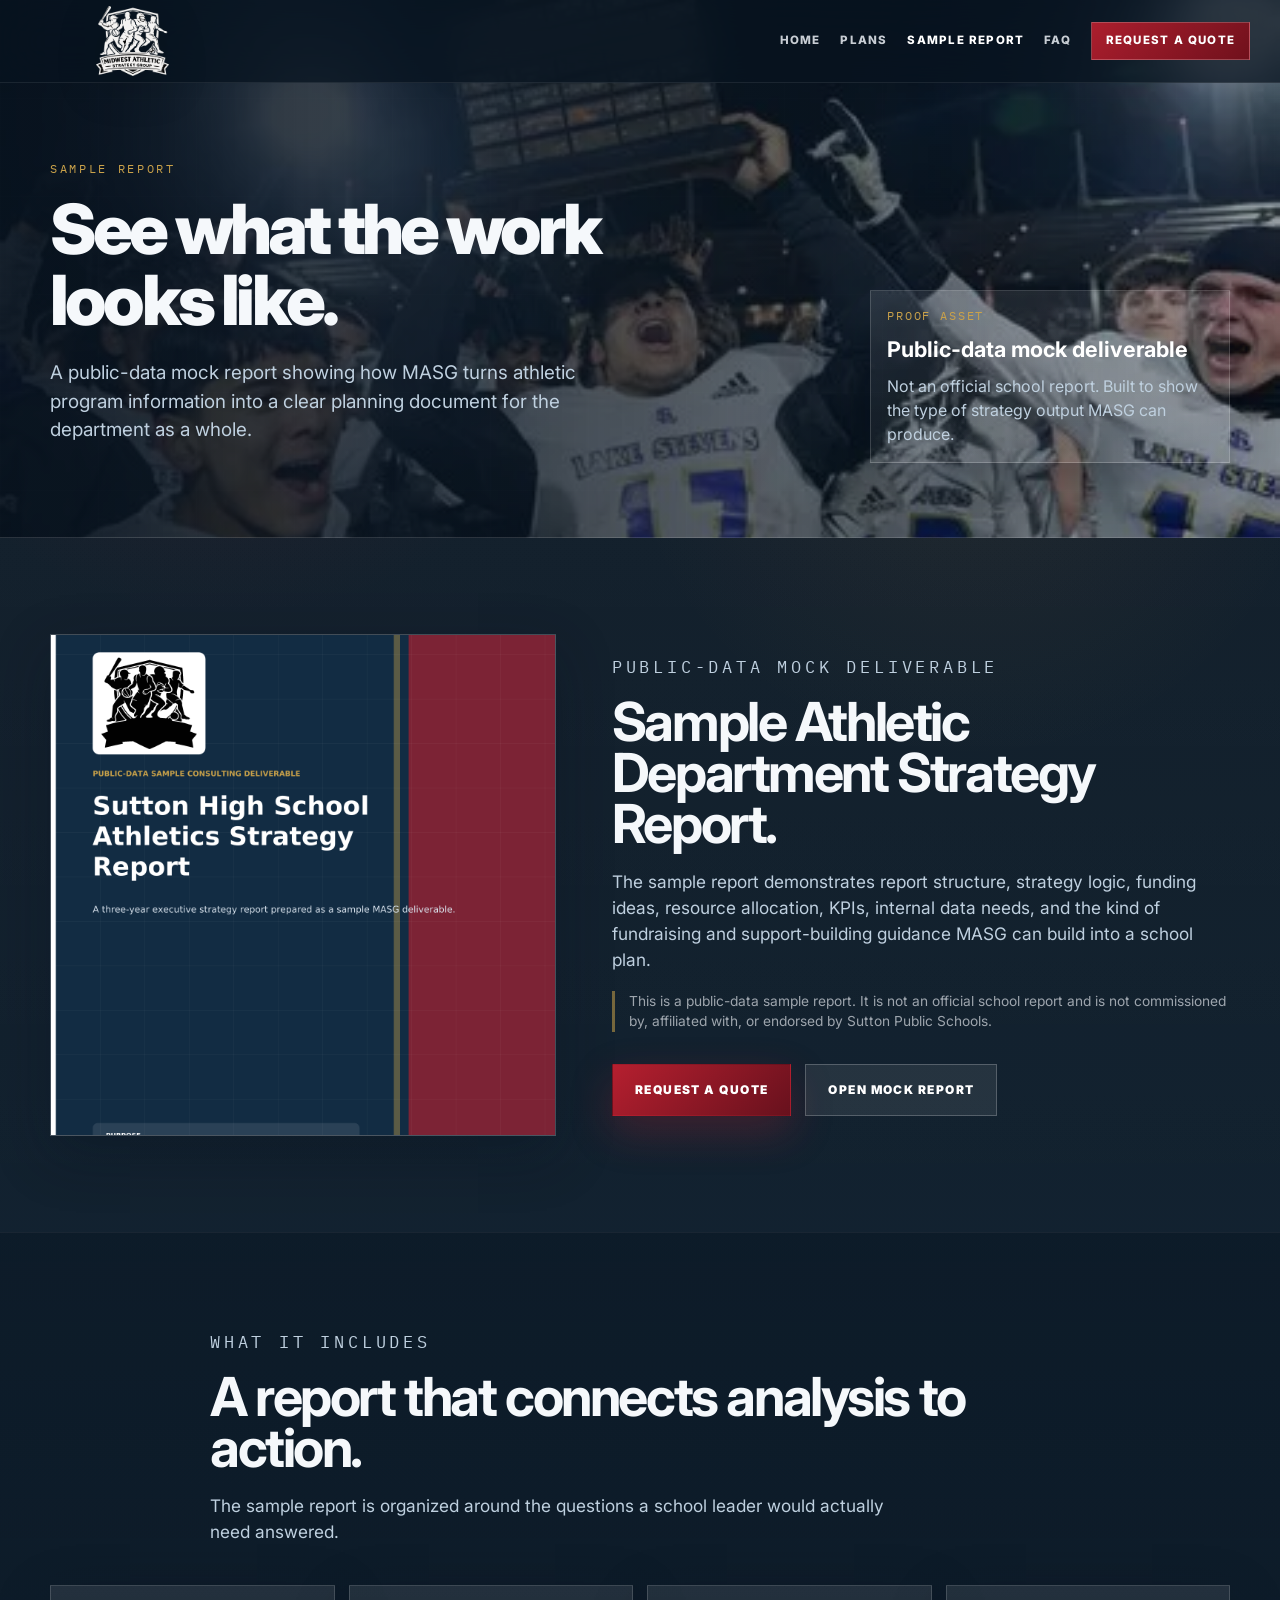
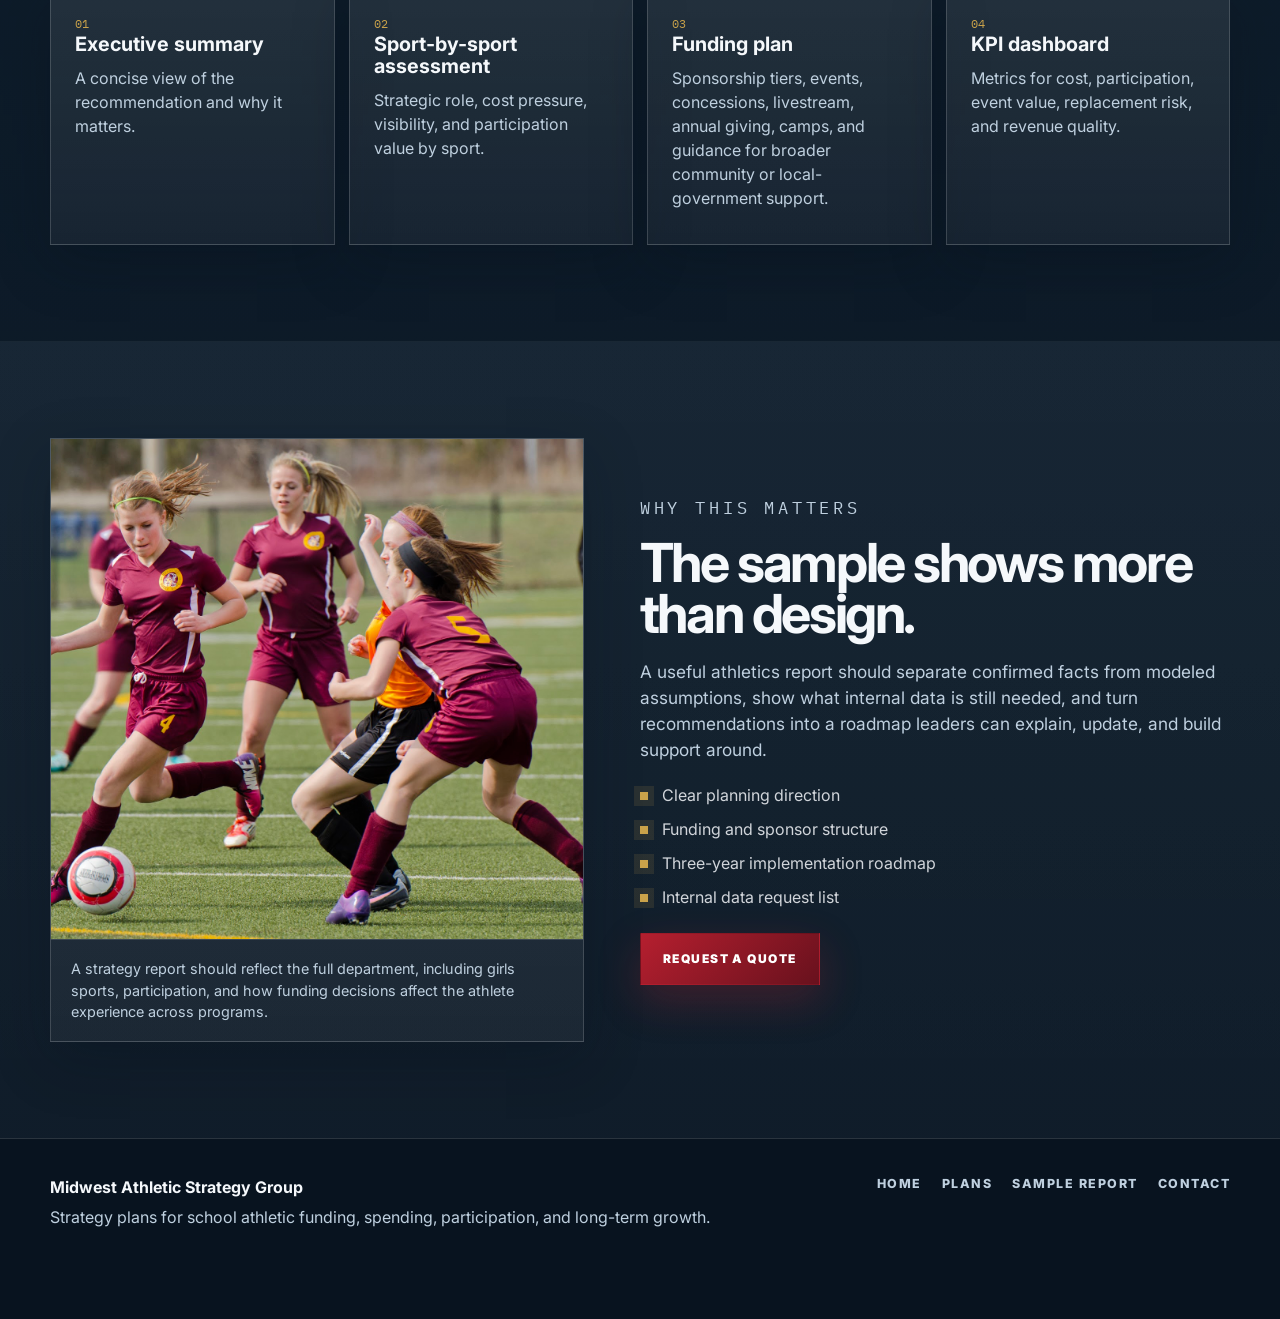
<file: sample-report.html>
<!DOCTYPE html>
<html lang="en">
<head>
  <meta charset="UTF-8" />
  <meta name="viewport" content="width=device-width, initial-scale=1.0" />
  <title>Sample Report | Midwest Athletic Strategy Group</title>
  <meta name="description" content="View a public-data sample athletic department strategy report from Midwest Athletic Strategy Group." />
  <link rel="canonical" href="https://YOURDOMAIN.com/sample-report.html" />
  <meta name="robots" content="index, follow" />
  <meta property="og:type" content="website" />
  <meta property="og:url" content="https://YOURDOMAIN.com/sample-report.html" />
  <meta property="og:title" content="Sample Report | Midwest Athletic Strategy Group" />
  <meta property="og:description" content="View a public-data sample athletic department strategy report from Midwest Athletic Strategy Group." />
  <meta property="og:image" content="https://YOURDOMAIN.com/assets/img/mock-report-cover.jpg" />
  <meta name="twitter:card" content="summary_large_image" />
  <meta name="twitter:title" content="Sample Report | Midwest Athletic Strategy Group" />
  <meta name="twitter:description" content="View a public-data sample athletic department strategy report from Midwest Athletic Strategy Group." />
  <meta name="twitter:image" content="https://YOURDOMAIN.com/assets/img/mock-report-cover.jpg" />
  <link rel="icon" href="assets/img/favicon.png" type="image/png" />
  <link rel="preconnect" href="https://fonts.googleapis.com">
  <link rel="preconnect" href="https://fonts.gstatic.com" crossorigin>
  <link href="https://fonts.googleapis.com/css2?family=Inter:wght@400;500;600;700;800;900&family=IBM+Plex+Mono:wght@400;500;600&display=swap" rel="stylesheet">
  <link rel="stylesheet" href="styles.css" />
  <script type="application/ld+json">
  {
    "@context": "https://schema.org",
    "@type": "ProfessionalService",
    "name": "Midwest Athletic Strategy Group",
    "description": "Athletic department strategy planning, funding analysis, and program investment support for school athletic leaders.",
    "areaServed": "Midwest United States",
    "founder": { "@type": "Person", "name": "Reid Justesen" },
    "serviceType": ["Athletics Strategy Guide", "Program Investment Audit", "Three-Year Growth Plan"],
    "url": "https://YOURDOMAIN.com/"
  }
  </script>
</head>
<body>
  <header class="site-header" data-header>
    <a class="brand" href="index.html" aria-label="Midwest Athletic Strategy Group home">
      <img class="brand-logo detailed-logo" src="assets/img/masg-logo-white.png" alt="Midwest Athletic Strategy Group logo" />
    </a>
    <button class="nav-toggle" aria-label="Open menu" data-nav-toggle><span></span><span></span></button>
    <nav class="main-nav" data-nav>
      <a href="index.html">Home</a>
      <a href="plans.html">Plans</a>
      <a href="sample-report.html" class="active">Sample Report</a>
      <a href="plans.html#faq">FAQ</a>
      <a href="plans.html#contact" class="nav-cta">Request a Quote</a>
    </nav>
  </header>
  <a class="mobile-sticky-cta" href="plans.html#contact">Request a Quote</a>
  <main>
    <section class="page-hero sample-hero"><div class="wrap page-hero-grid"><div class="reveal"><p class="eyebrow">Sample report</p><h1>See what the work looks like.</h1><p class="hero-subhead">A public-data mock report showing how MASG turns athletic program information into a clear planning document for the department as a whole.</p></div><div class="page-hero-card report-card-mini reveal"><span>Proof asset</span><strong>Public-data mock deliverable</strong><p>Not an official school report. Built to show the type of strategy output MASG can produce.</p></div></div></section>
    <section class="section mvp-section section-light"><div class="wrap mvp-grid"><div class="report-preview reveal"><img src="assets/img/mock-report-preview-updated.png" alt="Updated MASG Sutton Athletics Strategy Report cover preview" /></div><div class="copy-block reveal"><p class="eyebrow">Public-data mock deliverable</p><h2>Sample Athletic Department Strategy Report.</h2><p>The sample report demonstrates report structure, strategy logic, funding ideas, resource allocation, KPIs, internal data needs, and the kind of fundraising and support-building guidance MASG can build into a school plan.</p><p class="sample-disclaimer">This is a public-data sample report. It is not an official school report and is not commissioned by, affiliated with, or endorsed by Sutton Public Schools.</p><div class="hero-actions"><a class="button button-primary" href="plans.html#contact">Request a Quote</a><a class="button button-secondary" href="assets/reports/MASG-Sutton-Athletics-Strategy-Report.pdf" target="_blank" rel="noopener">Open Mock Report</a></div></div></div></section>
    <section class="section dark-panel section-soft"><div class="wrap section-head reveal"><p class="eyebrow">What it includes</p><h2>A report that connects analysis to action.</h2><p>The sample report is organized around the questions a school leader would actually need answered.</p></div><div class="wrap process-grid"><article class="process-card reveal"><span>01</span><h3>Executive summary</h3><p>A concise view of the recommendation and why it matters.</p></article><article class="process-card reveal"><span>02</span><h3>Sport-by-sport assessment</h3><p>Strategic role, cost pressure, visibility, and participation value by sport.</p></article><article class="process-card reveal"><span>03</span><h3>Funding plan</h3><p>Sponsorship tiers, events, concessions, livestream, annual giving, camps, and guidance for broader community or local-government support.</p></article><article class="process-card reveal"><span>04</span><h3>KPI dashboard</h3><p>Metrics for cost, participation, event value, replacement risk, and revenue quality.</p></article></div></section>
    <section class="section split-section section-light"><div class="wrap split-grid"><div class="visual-card reveal"><img src="assets/img/girls-soccer.jpg" alt="Girls soccer match in action" /><div class="image-caption">A strategy report should reflect the full department, including girls sports, participation, and how funding decisions affect the athlete experience across programs.</div></div><div class="copy-block reveal"><p class="eyebrow">Why this matters</p><h2>The sample shows more than design.</h2><p>A useful athletics report should separate confirmed facts from modeled assumptions, show what internal data is still needed, and turn recommendations into a roadmap leaders can explain, update, and build support around.</p><ul class="check-list"><li>Clear planning direction</li><li>Funding and sponsor structure</li><li>Three-year implementation roadmap</li><li>Internal data request list</li></ul><a class="button button-primary" href="plans.html#contact">Request a Quote</a></div></div></section>
  </main>
  <footer class="site-footer">
    <div class="wrap footer-grid">
      <div>
        <strong>Midwest Athletic Strategy Group</strong>
        <p>Strategy plans for school athletic funding, spending, participation, and long-term growth.</p>
      </div>
      <div class="footer-links">
        <a href="index.html">Home</a><a href="plans.html">Plans</a><a href="sample-report.html">Sample Report</a><a href="plans.html#contact">Contact</a>
      </div>
    </div>
  </footer>
  <script src="script.js"></script>
</body>
</html>
</file>
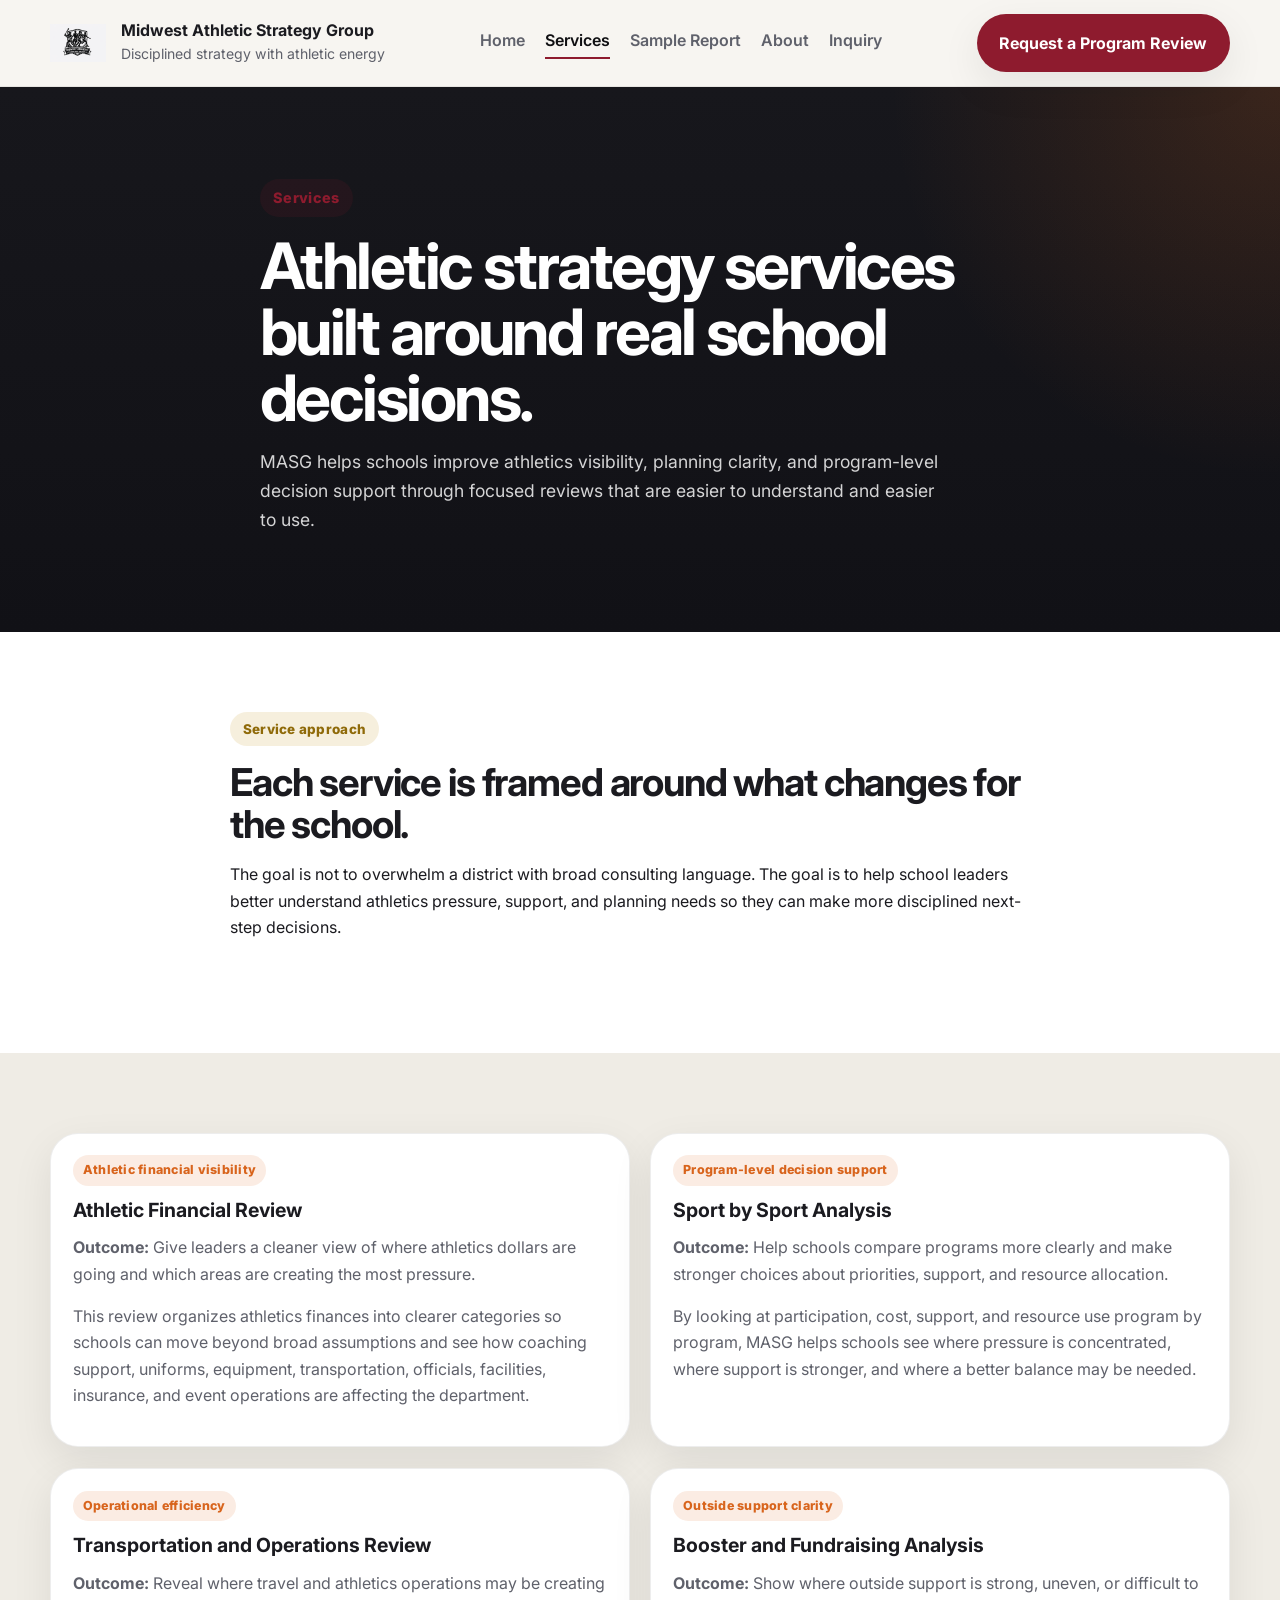
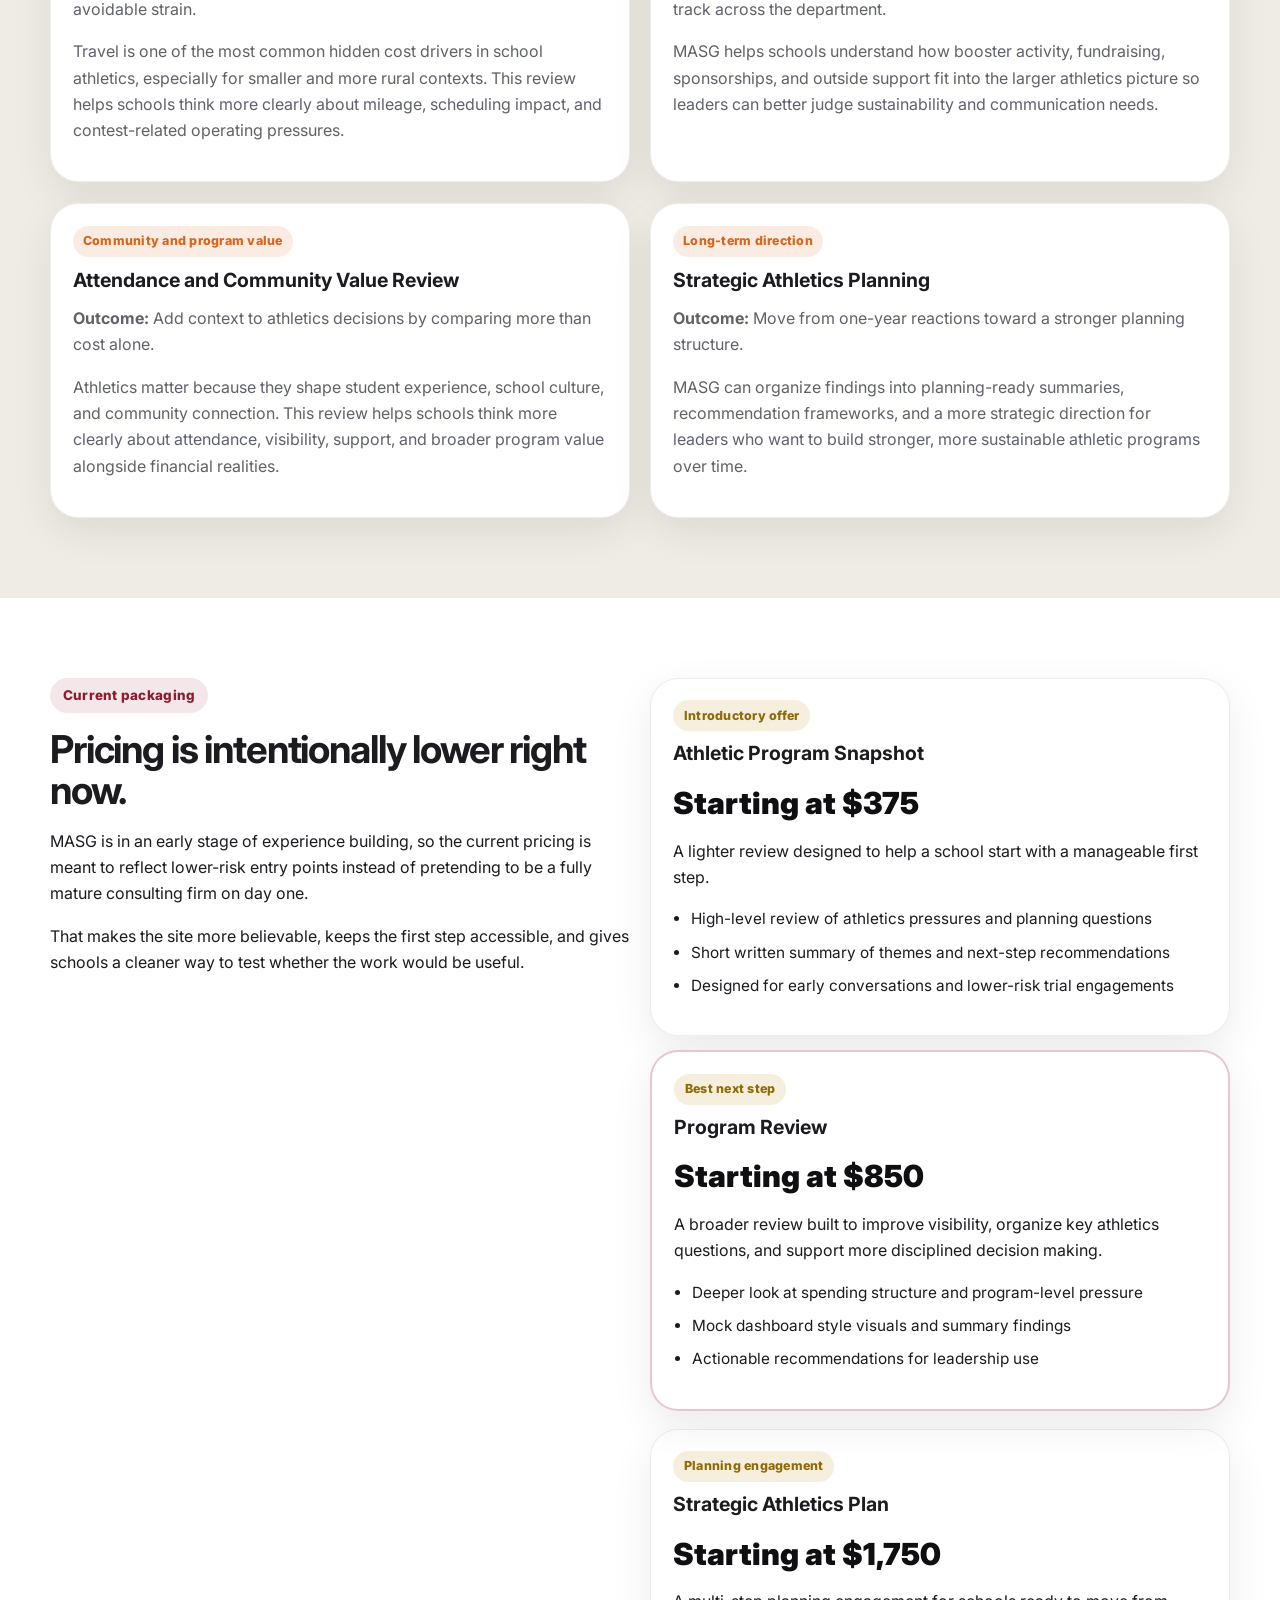
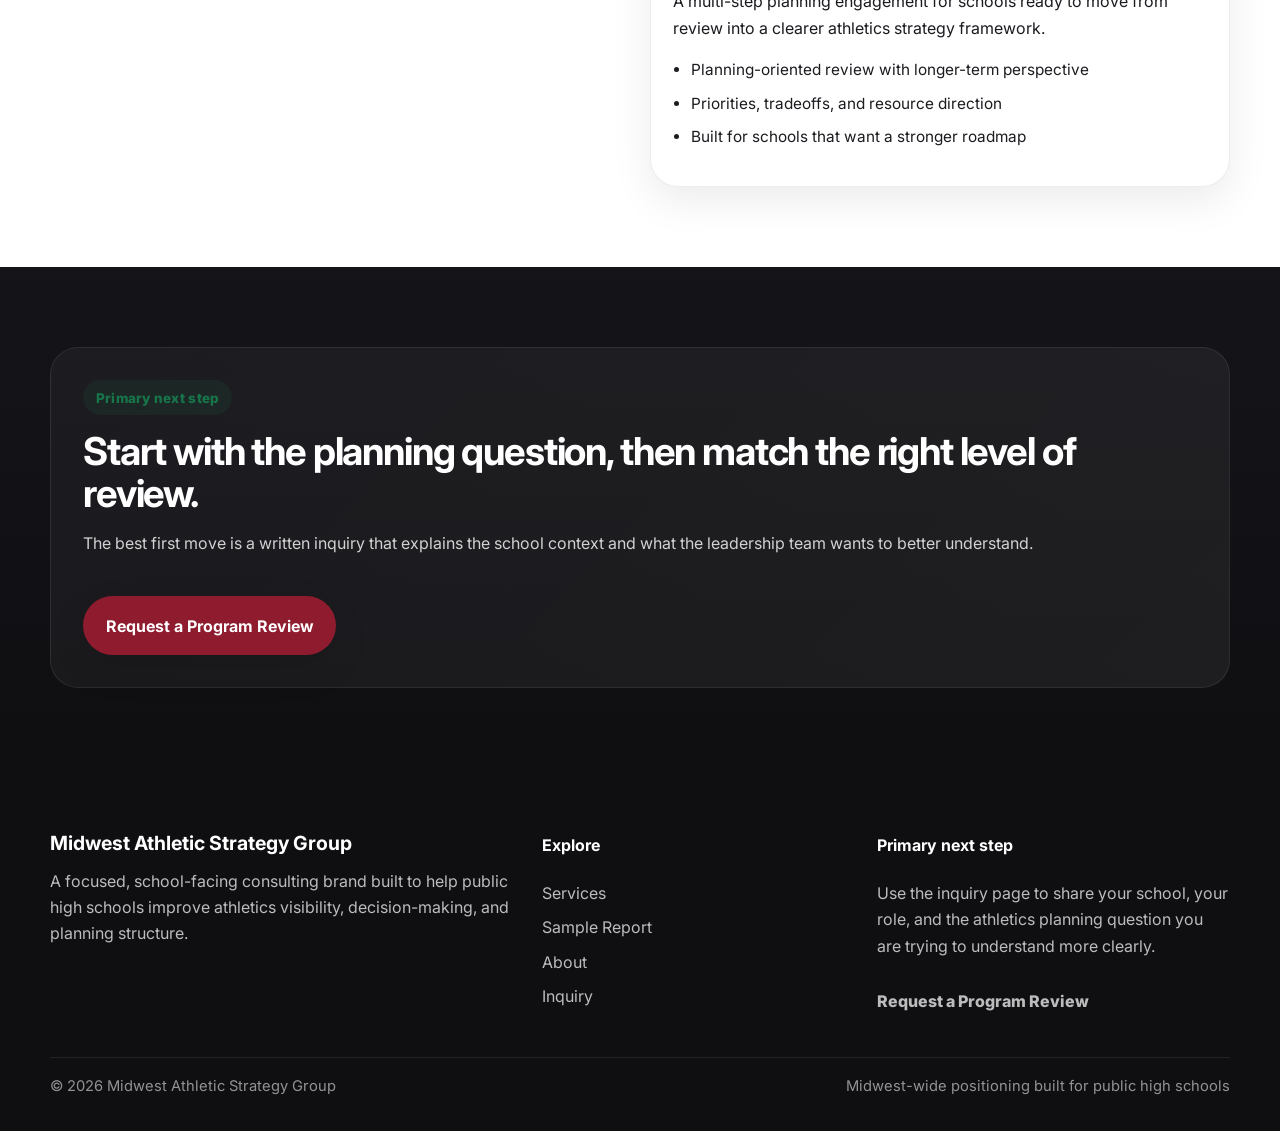
<file: services.html>
<!DOCTYPE html>
<html lang="en">
<head>
  <meta charset="UTF-8">
  <meta name="viewport" content="width=device-width, initial-scale=1.0">
  <title>Services | Midwest Athletic Strategy Group</title>
  <meta name="description" content="Outcome-focused athletics strategy services for public high schools across the Midwest.">
  <link rel="preconnect" href="https://fonts.googleapis.com">
  <link rel="preconnect" href="https://fonts.gstatic.com" crossorigin>
  <link href="https://fonts.googleapis.com/css2?family=Inter:wght@400;500;600;700;800;900&display=swap" rel="stylesheet">
  <link rel="stylesheet" href="assets/style.css">
</head>
<body>
  <header class="site-header">
    <div class="container nav-row">
      <a href="index.html" class="brand" aria-label="Midwest Athletic Strategy Group home">
        <img src="assets/logo.png" alt="Midwest Athletic Strategy Group logo" class="brand-logo">
        <div class="brand-copy">
          <strong>Midwest Athletic Strategy Group</strong>
          <span>Disciplined strategy with athletic energy</span>
        </div>
      </a>
      <nav class="nav-links" aria-label="Primary navigation">
        
        <a href="index.html" class="">Home</a>
        
        <a href="services.html" class="active">Services</a>
        
        <a href="sample-report.html" class="">Sample Report</a>
        
        <a href="about.html" class="">About</a>
        
        <a href="inquiry.html" class="">Inquiry</a>
        
      </nav>
      <a href="inquiry.html" class="btn btn-primary desktop-cta">Request a Program Review</a>
    </div>
  </header>

  
    
  

  
<section class="page-hero page-hero-dark">
  <div class="container narrow-section">
    <span class="eyebrow">Services</span>
    <h1>Athletic strategy services built around real school decisions.</h1>
    <p class="lead">
      MASG helps schools improve athletics visibility, planning clarity, and program-level decision support through focused reviews that are easier to understand and easier to use.
    </p>
  </div>
</section>

<section class="section section-white">
  <div class="container section-head narrow-left">
    <span class="section-label gold">Service approach</span>
    <h2>Each service is framed around what changes for the school.</h2>
    <p>
      The goal is not to overwhelm a district with broad consulting language. The goal is to help school leaders better understand athletics pressure, support, and planning needs so they can make more disciplined next-step decisions.
    </p>
  </div>
</section>

<section class="section section-soft">
  <div class="container card-grid two-up">
    
    <article class="service-card full">
      <span class="small-label accent">Athletic financial visibility</span>
      <h3>Athletic Financial Review</h3>
      <p class="service-outcome"><strong>Outcome:</strong> Give leaders a cleaner view of where athletics dollars are going and which areas are creating the most pressure.</p>
      <p>This review organizes athletics finances into clearer categories so schools can move beyond broad assumptions and see how coaching support, uniforms, equipment, transportation, officials, facilities, insurance, and event operations are affecting the department.</p>
    </article>
    
    <article class="service-card full">
      <span class="small-label accent">Program-level decision support</span>
      <h3>Sport by Sport Analysis</h3>
      <p class="service-outcome"><strong>Outcome:</strong> Help schools compare programs more clearly and make stronger choices about priorities, support, and resource allocation.</p>
      <p>By looking at participation, cost, support, and resource use program by program, MASG helps schools see where pressure is concentrated, where support is stronger, and where a better balance may be needed.</p>
    </article>
    
    <article class="service-card full">
      <span class="small-label accent">Operational efficiency</span>
      <h3>Transportation and Operations Review</h3>
      <p class="service-outcome"><strong>Outcome:</strong> Reveal where travel and athletics operations may be creating avoidable strain.</p>
      <p>Travel is one of the most common hidden cost drivers in school athletics, especially for smaller and more rural contexts. This review helps schools think more clearly about mileage, scheduling impact, and contest-related operating pressures.</p>
    </article>
    
    <article class="service-card full">
      <span class="small-label accent">Outside support clarity</span>
      <h3>Booster and Fundraising Analysis</h3>
      <p class="service-outcome"><strong>Outcome:</strong> Show where outside support is strong, uneven, or difficult to track across the department.</p>
      <p>MASG helps schools understand how booster activity, fundraising, sponsorships, and outside support fit into the larger athletics picture so leaders can better judge sustainability and communication needs.</p>
    </article>
    
    <article class="service-card full">
      <span class="small-label accent">Community and program value</span>
      <h3>Attendance and Community Value Review</h3>
      <p class="service-outcome"><strong>Outcome:</strong> Add context to athletics decisions by comparing more than cost alone.</p>
      <p>Athletics matter because they shape student experience, school culture, and community connection. This review helps schools think more clearly about attendance, visibility, support, and broader program value alongside financial realities.</p>
    </article>
    
    <article class="service-card full">
      <span class="small-label accent">Long-term direction</span>
      <h3>Strategic Athletics Planning</h3>
      <p class="service-outcome"><strong>Outcome:</strong> Move from one-year reactions toward a stronger planning structure.</p>
      <p>MASG can organize findings into planning-ready summaries, recommendation frameworks, and a more strategic direction for leaders who want to build stronger, more sustainable athletic programs over time.</p>
    </article>
    
  </div>
</section>

<section class="section section-white">
  <div class="container two-col section-split">
    <div>
      <span class="section-label crimson">Current packaging</span>
      <h2>Pricing is intentionally lower right now.</h2>
      <p>
        MASG is in an early stage of experience building, so the current pricing is meant to reflect lower-risk entry points instead of pretending to be a fully mature consulting firm on day one.
      </p>
      <p>
        That makes the site more believable, keeps the first step accessible, and gives schools a cleaner way to test whether the work would be useful.
      </p>
    </div>
    <div class="pricing-stack">
      
      <article class="price-card compact ">
        <span class="package-badge">Introductory offer</span>
        <h3>Athletic Program Snapshot</h3>
        <div class="price">Starting at $375</div>
        <p>A lighter review designed to help a school start with a manageable first step.</p>
        <ul class="clean-list compact-list">
          
          <li>High-level review of athletics pressures and planning questions</li>
          
          <li>Short written summary of themes and next-step recommendations</li>
          
          <li>Designed for early conversations and lower-risk trial engagements</li>
          
        </ul>
      </article>
      
      <article class="price-card compact featured">
        <span class="package-badge">Best next step</span>
        <h3>Program Review</h3>
        <div class="price">Starting at $850</div>
        <p>A broader review built to improve visibility, organize key athletics questions, and support more disciplined decision making.</p>
        <ul class="clean-list compact-list">
          
          <li>Deeper look at spending structure and program-level pressure</li>
          
          <li>Mock dashboard style visuals and summary findings</li>
          
          <li>Actionable recommendations for leadership use</li>
          
        </ul>
      </article>
      
      <article class="price-card compact ">
        <span class="package-badge">Planning engagement</span>
        <h3>Strategic Athletics Plan</h3>
        <div class="price">Starting at $1,750</div>
        <p>A multi-step planning engagement for schools ready to move from review into a clearer athletics strategy framework.</p>
        <ul class="clean-list compact-list">
          
          <li>Planning-oriented review with longer-term perspective</li>
          
          <li>Priorities, tradeoffs, and resource direction</li>
          
          <li>Built for schools that want a stronger roadmap</li>
          
        </ul>
      </article>
      
    </div>
  </div>
</section>

<section class="section section-ink">
  <div class="container cta-panel inverse">
    <div>
      <span class="section-label green">Primary next step</span>
      <h2>Start with the planning question, then match the right level of review.</h2>
      <p>
        The best first move is a written inquiry that explains the school context and what the leadership team wants to better understand.
      </p>
    </div>
    <a href="inquiry.html" class="btn btn-primary">Request a Program Review</a>
  </div>
</section>


  <footer class="site-footer">
    <div class="container footer-grid">
      <div>
        <h3>Midwest Athletic Strategy Group</h3>
        <p>
          A focused, school-facing consulting brand built to help public high schools improve athletics visibility, decision-making, and planning structure.
        </p>
      </div>
      <div>
        <h4>Explore</h4>
        <ul class="footer-list">
          <li><a href="services.html">Services</a></li>
          <li><a href="sample-report.html">Sample Report</a></li>
          <li><a href="about.html">About</a></li>
          <li><a href="inquiry.html">Inquiry</a></li>
        </ul>
      </div>
      <div>
        <h4>Primary next step</h4>
        <p>
          Use the inquiry page to share your school, your role, and the athletics planning question you are trying to understand more clearly.
        </p>
        <a href="inquiry.html" class="text-link">Request a Program Review</a>
      </div>
    </div>
    <div class="container footer-bottom">
      <span>© 2026 Midwest Athletic Strategy Group</span>
      <span>Midwest-wide positioning built for public high schools</span>
    </div>
  </footer>
</body>
</html>
</file>
<file: styles.css>
:root {
  --bg: #03070d;
  --bg-2: #07101b;
  --panel: rgba(9, 18, 30, 0.86);
  --panel-strong: #0b1624;
  --text: #f3f7fb;
  --muted: #9aa8b8;
  --muted-2: #6e7e90;
  --line: rgba(255, 255, 255, 0.13);
  --line-strong: rgba(255, 255, 255, 0.24);
  --crimson: #b51f2f;
  --crimson-2: #e23b4c;
  --gold: #caa24a;
  --gold-soft: rgba(202, 162, 74, 0.18);
  --steel: #9fb3c8;
  --green: #38c172;
  --shadow: 0 24px 70px rgba(0, 0, 0, 0.48);
  --radius: 24px;
  --max: 1180px;
}

* { box-sizing: border-box; }
html { scroll-behavior: smooth; }
body {
  margin: 0;
  font-family: Inter, system-ui, -apple-system, BlinkMacSystemFont, "Segoe UI", sans-serif;
  color: var(--text);
  background:
    radial-gradient(circle at 20% 10%, rgba(181, 31, 47, 0.18), transparent 26rem),
    radial-gradient(circle at 75% 30%, rgba(202, 162, 74, 0.10), transparent 24rem),
    linear-gradient(180deg, #02050a 0%, #07101b 42%, #03070d 100%);
  line-height: 1.5;
  overflow-x: hidden;
}

body::before {
  content: "";
  position: fixed;
  inset: 0;
  pointer-events: none;
  background-image:
    linear-gradient(rgba(255,255,255,.035) 1px, transparent 1px),
    linear-gradient(90deg, rgba(255,255,255,.035) 1px, transparent 1px);
  background-size: 72px 72px;
  mask-image: linear-gradient(to bottom, rgba(0,0,0,.9), rgba(0,0,0,.05));
  z-index: -1;
}

a { color: inherit; text-decoration: none; }
img, video { max-width: 100%; display: block; }
button, input, textarea, select { font: inherit; }
.wrap { width: min(var(--max), calc(100% - 40px)); margin: 0 auto; }

.site-header {
  position: fixed;
  top: 0; left: 0; right: 0;
  z-index: 100;
  display: flex;
  align-items: center;
  justify-content: space-between;
  padding: 12px 36px;
  border-bottom: 1px solid rgba(255,255,255,.12);
  background: rgba(2, 6, 12, .70);
  backdrop-filter: blur(22px);
  transition: padding .25s ease, background .25s ease;
}
.site-header.scrolled { padding: 8px 36px; background: rgba(2, 6, 12, .94); }
.brand { display: flex; align-items: center; min-width: 240px; }
.brand-logo {
  width: 250px;
  height: auto;
  max-height: 102px;
  object-fit: contain;
  filter: brightness(1.08) drop-shadow(0 14px 26px rgba(0,0,0,.38));
}
.main-nav { display: flex; align-items: center; gap: 24px; }
.main-nav a {
  font-size: .76rem;
  font-weight: 800;
  letter-spacing: .13em;
  text-transform: uppercase;
  color: rgba(243, 247, 251, .76);
  transition: color .2s ease;
}
.main-nav a:hover { color: #fff; }
.nav-cta {
  color: #fff !important;
  padding: 11px 16px;
  border: 1px solid rgba(255,255,255,.22);
  background: linear-gradient(135deg, rgba(181,31,47,.95), rgba(116,14,26,.95));
}
.nav-toggle { display: none; background: none; border: 0; width: 42px; height: 42px; position: relative; }
.nav-toggle span { position: absolute; left: 9px; right: 9px; height: 2px; background: #fff; }
.nav-toggle span:first-child { top: 15px; }
.nav-toggle span:last-child { bottom: 15px; }

.hero {
  min-height: 100vh;
  position: relative;
  display: grid;
  align-items: center;
  padding: 150px 0 70px;
  isolation: isolate;
  overflow: hidden;
}
.hero-video,
.hero-scrim,
.hero-grid-overlay {
  position: absolute;
  inset: 0;
  width: 100%;
  height: 100%;
}
.hero-video { object-fit: cover; z-index: -4; opacity: .77; }
.hero-scrim {
  z-index: -3;
  background:
    linear-gradient(90deg, rgba(1,4,8,.97) 0%, rgba(2,7,13,.80) 43%, rgba(2,7,13,.45) 100%),
    linear-gradient(0deg, #03070d 0%, transparent 38%, rgba(3,7,13,.60) 100%);
}
.hero-grid-overlay {
  z-index: -2;
  background:
    linear-gradient(90deg, rgba(255,255,255,.09) 1px, transparent 1px),
    linear-gradient(rgba(255,255,255,.06) 1px, transparent 1px);
  background-size: 110px 110px;
  opacity: .18;
}
.hero-content {
  display: grid;
  grid-template-columns: minmax(0, 1fr) 380px;
  align-items: center;
  gap: 54px;
}
.eyebrow {
  margin: 0 0 16px;
  font-family: "IBM Plex Mono", monospace;
  font-size: .76rem;
  letter-spacing: .22em;
  text-transform: uppercase;
  color: var(--gold);
}
h1, h2, h3, p { margin-top: 0; }
h1 {
  max-width: 900px;
  margin-bottom: 24px;
  font-size: clamp(3.2rem, 8vw, 7.3rem);
  line-height: .86;
  letter-spacing: -.07em;
  text-transform: uppercase;
}
h2 {
  font-size: clamp(2rem, 4.2vw, 4rem);
  line-height: .95;
  letter-spacing: -.045em;
  margin-bottom: 20px;
}
h3 { font-size: 1.24rem; line-height: 1.1; margin-bottom: 10px; }
.hero-subhead, .section-head p, .copy-block > p, .intro-grid p, .command-copy p, .contact-copy p {
  color: var(--muted);
  font-size: 1.08rem;
  max-width: 700px;
}
.hero-actions { display: flex; flex-wrap: wrap; gap: 14px; margin: 32px 0 0; }
.button {
  display: inline-flex;
  align-items: center;
  justify-content: center;
  min-height: 52px;
  padding: 0 22px;
  text-transform: uppercase;
  letter-spacing: .12em;
  font-size: .75rem;
  font-weight: 900;
  border: 1px solid transparent;
  transition: transform .2s ease, border-color .2s ease, background .2s ease;
}
.button:hover { transform: translateY(-2px); }
.button-primary { background: linear-gradient(135deg, var(--crimson), #68111d); color: #fff; box-shadow: 0 16px 42px rgba(181,31,47,.28); }
.button-secondary { background: rgba(255,255,255,.06); border-color: rgba(255,255,255,.2); color: #fff; }
.hero-metrics {
  display: grid;
  grid-template-columns: repeat(3, minmax(0, 1fr));
  max-width: 720px;
  gap: 1px;
  margin-top: 38px;
  background: rgba(255,255,255,.13);
  border: 1px solid rgba(255,255,255,.13);
}
.hero-metrics div { padding: 18px 16px; background: rgba(3,7,13,.72); }
.hero-metrics strong { display: block; font-size: 1.05rem; color: #fff; }
.hero-metrics span { display: block; color: var(--muted); font-size: .78rem; text-transform: uppercase; letter-spacing: .11em; margin-top: 4px; }
.hero-command {
  min-height: 520px;
  padding: 32px;
  border: 1px solid rgba(255,255,255,.17);
  background: linear-gradient(180deg, rgba(255,255,255,.08), rgba(255,255,255,.025));
  box-shadow: var(--shadow);
  display: flex;
  flex-direction: column;
  justify-content: flex-end;
  position: relative;
  overflow: hidden;
}
.hero-command::before {
  content: "";
  position: absolute;
  inset: 20px;
  border: 1px solid rgba(202,162,74,.28);
  pointer-events: none;
}
.hero-command::after {
  content: "";
  position: absolute;
  right: -80px;
  top: -80px;
  width: 230px;
  height: 230px;
  border-radius: 50%;
  border: 1px solid rgba(202,162,74,.28);
  background: radial-gradient(circle, rgba(202,162,74,.18), transparent 68%);
}
.command-label { font-family: "IBM Plex Mono", monospace; color: var(--gold); font-size: .73rem; letter-spacing: .16em; text-transform: uppercase; margin-bottom: auto; position: relative; z-index: 2; }
.command-number { font-size: 6rem; font-weight: 900; line-height: .8; color: rgba(255,255,255,.08); margin-bottom: 22px; }
.hero-command h2 { font-size: 2.1rem; line-height: .98; margin-bottom: 14px; }
.hero-command p { color: var(--muted); margin-bottom: 0; }

.section { padding: 96px 0; position: relative; }
.intro-panel { padding: 72px 0; border-top: 1px solid var(--line); border-bottom: 1px solid var(--line); background: rgba(5, 12, 22, .72); }
.intro-grid { display: grid; grid-template-columns: 180px 1.1fr .9fr; gap: 34px; align-items: start; }
.section-kicker { font-family: "IBM Plex Mono", monospace; color: var(--gold); letter-spacing: .2em; text-transform: uppercase; font-size: .75rem; }

.split-grid, .command-grid, .money-grid, .pricing-grid, .contact-grid {
  display: grid;
  grid-template-columns: .95fr 1.05fr;
  gap: 56px;
  align-items: center;
}
.visual-card, .report-preview, .finance-card, .estimate-card, .dashboard-card {
  border: 1px solid rgba(255,255,255,.15);
  background: rgba(8, 16, 28, .72);
  box-shadow: var(--shadow);
  overflow: hidden;
}
.visual-card img, .report-preview img { width: 100%; height: 540px; object-fit: cover; }
.image-caption { padding: 18px 20px; color: var(--muted); font-size: .9rem; border-top: 1px solid var(--line); }
.copy-block p { color: var(--muted); }
.stacked-cards { display: grid; gap: 12px; margin-top: 26px; }
.stacked-cards article {
  display: grid;
  grid-template-columns: 56px 1fr;
  gap: 14px 18px;
  padding: 18px;
  border: 1px solid rgba(255,255,255,.13);
  background: rgba(255,255,255,.045);
}
.stacked-cards article span { color: var(--gold); font-family: "IBM Plex Mono", monospace; font-size: .78rem; }
.stacked-cards article strong { display: block; font-size: 1rem; }
.stacked-cards article p { grid-column: 2; margin: -8px 0 0; color: var(--muted); }

.dark-panel { border-top: 1px solid var(--line); border-bottom: 1px solid var(--line); background: linear-gradient(180deg, rgba(6, 13, 23, .96), rgba(4, 8, 14, .86)); }
.section-head { max-width: 860px; margin-bottom: 40px; }
.process-grid { display: grid; grid-template-columns: repeat(4, minmax(0, 1fr)); gap: 14px; }
.process-card, .service-card {
  min-height: 260px;
  padding: 24px;
  border: 1px solid rgba(255,255,255,.13);
  background: rgba(255,255,255,.045);
  box-shadow: 0 10px 40px rgba(0,0,0,.2);
}
.process-card span { font-family: "IBM Plex Mono", monospace; color: var(--gold); font-size: .78rem; }
.process-card p, .service-card p { color: var(--muted); margin-bottom: 0; }

.motion-grid { display: grid; grid-template-columns: repeat(3, minmax(0, 1fr)); gap: 14px; }
.motion-grid video {
  width: 100%;
  height: 360px;
  object-fit: cover;
  border: 1px solid rgba(255,255,255,.14);
  box-shadow: var(--shadow);
  opacity: .85;
}

.mvp-section { background: radial-gradient(circle at 78% 40%, rgba(181,31,47,.14), transparent 28rem); }
.mvp-grid { display: grid; grid-template-columns: .9fr 1.1fr; gap: 56px; align-items: center; }
.report-preview img { object-position: top center; background: #07101b; }
.check-list { list-style: none; padding: 0; margin: 24px 0 0; display: grid; gap: 12px; }
.check-list li { color: var(--text); padding-left: 28px; position: relative; }
.check-list li::before { content: ""; position: absolute; left: 0; top: .55em; width: 10px; height: 10px; background: var(--gold); box-shadow: 0 0 0 6px rgba(202,162,74,.12); }
.check-list.compact li { color: var(--muted); }
.check-list.compact strong { color: var(--text); }

.money-section { border-top: 1px solid var(--line); border-bottom: 1px solid var(--line); background: rgba(5, 12, 22, .56); }
.money-kpis { display: grid; grid-template-columns: repeat(3, 1fr); gap: 1px; margin-top: 26px; background: rgba(255,255,255,.12); border: 1px solid rgba(255,255,255,.12); }
.money-kpis div { padding: 16px; background: rgba(3,7,13,.74); }
.money-kpis strong { display: block; color: #fff; font-size: 1.3rem; }
.money-kpis span { color: var(--muted); font-size: .73rem; text-transform: uppercase; letter-spacing: .1em; }
.finance-card, .estimate-card, .dashboard-card { padding: 26px; }
.dashboard-topline { display: flex; justify-content: space-between; gap: 20px; align-items: center; margin-bottom: 24px; }
.dashboard-topline span { font-family: "IBM Plex Mono", monospace; color: var(--gold); font-size: .72rem; letter-spacing: .16em; text-transform: uppercase; }
.dashboard-topline strong { color: #fff; }
.money-chart { display: grid; gap: 18px; }
.chart-row { display: grid; grid-template-columns: 92px 1fr 90px; gap: 14px; align-items: center; }
.chart-row span { color: var(--text); font-weight: 800; font-size: .9rem; }
.chart-row em { color: var(--muted); font-style: normal; font-size: .85rem; text-align: right; }
.bar-track { height: 18px; background: rgba(255,255,255,.08); position: relative; overflow: hidden; border: 1px solid rgba(255,255,255,.1); }
.bar-track i, .bar-track b { position: absolute; top: 0; bottom: 0; left: 0; }
.bar-track i { background: rgba(159,179,200,.35); }
.bar-track b { background: linear-gradient(90deg, var(--gold), var(--green)); opacity: .92; }
.bar-track.reverse b { background: linear-gradient(90deg, var(--gold), var(--crimson-2)); }
.legend { display: flex; gap: 22px; margin-top: 22px; color: var(--muted); font-size: .85rem; }
.legend span { display: inline-flex; align-items: center; gap: 8px; }
.legend i, .legend b { width: 14px; height: 14px; display: inline-block; }
.legend i { background: rgba(159,179,200,.35); }
.legend b { background: var(--gold); }

.image-band { padding-top: 0; }
.image-band-grid { display: grid; grid-template-columns: 1.1fr .9fr; gap: 16px; }
.image-tile { position: relative; min-height: 430px; overflow: hidden; border: 1px solid rgba(255,255,255,.14); box-shadow: var(--shadow); }
.image-tile img { position: absolute; inset: 0; width: 100%; height: 100%; object-fit: cover; opacity: .75; }
.image-tile::after { content: ""; position: absolute; inset: 0; background: linear-gradient(0deg, rgba(2,6,12,.92), transparent 60%); }
.image-tile div { position: absolute; left: 26px; right: 26px; bottom: 24px; z-index: 2; }
.image-tile span { color: var(--gold); text-transform: uppercase; letter-spacing: .16em; font-size: .72rem; font-weight: 900; }
.image-tile h3 { max-width: 500px; font-size: 1.85rem; margin-top: 8px; }

.services-section { background: radial-gradient(circle at 20% 70%, rgba(202,162,74,.10), transparent 28rem); }
.service-grid { display: grid; grid-template-columns: repeat(3, minmax(0, 1fr)); gap: 14px; }
.service-card { min-height: 310px; display: flex; flex-direction: column; }
.service-card.featured { border-color: rgba(202,162,74,.45); background: linear-gradient(180deg, rgba(202,162,74,.12), rgba(255,255,255,.04)); }
.service-tag { color: var(--gold); font-family: "IBM Plex Mono", monospace; text-transform: uppercase; letter-spacing: .16em; font-size: .72rem; margin-bottom: 20px; }
.service-card a { margin-top: auto; color: #fff; font-size: .75rem; text-transform: uppercase; letter-spacing: .12em; font-weight: 900; }

.pricing-section { border-top: 1px solid var(--line); border-bottom: 1px solid var(--line); background: rgba(7, 16, 27, .72); }
.formula-card { margin: 28px 0 20px; padding: 20px; border: 1px solid rgba(202,162,74,.32); background: rgba(202,162,74,.08); display: grid; gap: 8px; }
.formula-card strong { color: var(--gold); text-transform: uppercase; letter-spacing: .12em; font-size: .78rem; }
.formula-card span { color: #fff; font-weight: 800; }
.estimate-card label { display: grid; gap: 8px; color: var(--text); font-weight: 800; margin-bottom: 16px; }
.estimate-card select, .contact-form input, .contact-form textarea {
  width: 100%;
  border: 1px solid rgba(255,255,255,.16);
  background: rgba(255,255,255,.06);
  color: #fff;
  padding: 13px 14px;
  outline: none;
}
.estimate-card select option { color: #07101b; }
.estimate-output { margin-top: 24px; padding: 20px; background: rgba(181,31,47,.16); border: 1px solid rgba(181,31,47,.35); }
.estimate-output span { display: block; color: var(--muted); text-transform: uppercase; letter-spacing: .12em; font-size: .72rem; }
.estimate-output strong { display: block; font-size: 2rem; margin-top: 4px; }
.estimate-note { color: var(--muted); font-size: .88rem; margin: 14px 0 0; }

.contact-section { background: radial-gradient(circle at 85% 20%, rgba(181,31,47,.16), transparent 28rem); }
.contact-grid { align-items: start; }
.contact-form { display: grid; grid-template-columns: repeat(2, 1fr); gap: 16px; padding: 24px; border: 1px solid rgba(255,255,255,.14); background: rgba(8, 16, 28, .76); box-shadow: var(--shadow); }
.contact-form label { display: grid; gap: 8px; color: var(--text); font-size: .88rem; font-weight: 800; }
.contact-form .full { grid-column: 1 / -1; }
.contact-form button { width: fit-content; }

.site-footer { padding: 34px 0; border-top: 1px solid var(--line); background: #02050a; }
.footer-grid { display: flex; justify-content: space-between; gap: 30px; align-items: center; }
.footer-grid p { color: var(--muted); margin: 4px 0 0; }
.footer-grid div:last-child { display: flex; gap: 20px; color: var(--muted); }

.reveal { opacity: 0; transform: translateY(22px); transition: opacity .7s ease, transform .7s ease; }
.reveal.visible { opacity: 1; transform: translateY(0); }

@media (max-width: 1050px) {
  .site-header { padding: 10px 20px; }
  .brand-logo { width: 190px; }
  .main-nav { gap: 14px; }
  .main-nav a { font-size: .7rem; }
  .hero-content, .split-grid, .command-grid, .money-grid, .pricing-grid, .contact-grid, .mvp-grid { grid-template-columns: 1fr; }
  .hero-command { min-height: 340px; }
  .process-grid, .service-grid, .motion-grid { grid-template-columns: repeat(2, 1fr); }
  .intro-grid { grid-template-columns: 1fr; }
}

@media (max-width: 760px) {
  .wrap { width: min(100% - 28px, var(--max)); }
  .site-header { padding: 10px 14px; }
  .brand { min-width: auto; }
  .brand-logo { width: 168px; max-height: 72px; }
  .nav-toggle { display: block; }
  .main-nav {
    position: absolute;
    top: 100%; left: 0; right: 0;
    display: none;
    flex-direction: column;
    align-items: stretch;
    padding: 18px;
    background: rgba(2, 6, 12, .96);
    border-bottom: 1px solid var(--line);
  }
  .main-nav.open { display: flex; }
  .main-nav a { padding: 12px 0; }
  .hero { padding-top: 130px; }
  h1 { font-size: clamp(3rem, 16vw, 4.8rem); }
  h2 { font-size: clamp(2rem, 10vw, 3.1rem); }
  .hero-metrics, .money-kpis { grid-template-columns: 1fr; }
  .process-grid, .service-grid, .motion-grid, .image-band-grid { grid-template-columns: 1fr; }
  .motion-grid video { height: 280px; }
  .visual-card img, .report-preview img { height: 420px; }
  .contact-form { grid-template-columns: 1fr; }
  .chart-row { grid-template-columns: 1fr; gap: 8px; }
  .chart-row em { text-align: left; }
  .footer-grid { flex-direction: column; align-items: flex-start; }
}

/* V3 content and performance refinements */
.hero-video { transition: opacity .35s ease; }
.hero-video.is-switching { opacity: .18; }
.command-list { list-style: none; margin: 0; padding: 0; display: grid; gap: 12px; position: relative; z-index: 2; }
.command-list li { padding: 13px 14px; border: 1px solid rgba(255,255,255,.13); background: rgba(255,255,255,.045); color: var(--text); font-weight: 850; text-transform: uppercase; letter-spacing: .08em; font-size: .78rem; }
.strategy-guide-panel h2 { margin-bottom: 0; }
.process-section { background: radial-gradient(circle at 80% 25%, rgba(202,162,74,.12), transparent 30rem); }
.timeline-grid { display: grid; grid-template-columns: repeat(4, minmax(0, 1fr)); gap: 14px; counter-reset: step; }
.timeline-card { min-height: 250px; padding: 24px; border: 1px solid rgba(255,255,255,.13); background: linear-gradient(180deg, rgba(255,255,255,.055), rgba(255,255,255,.025)); box-shadow: 0 10px 36px rgba(0,0,0,.22); position: relative; overflow: hidden; }
.timeline-card::after { content: ""; position: absolute; left: 24px; right: 24px; bottom: 22px; height: 2px; background: linear-gradient(90deg, var(--gold), transparent); opacity: .55; }
.timeline-card span { font-family: "IBM Plex Mono", monospace; color: var(--gold); font-size: .78rem; letter-spacing: .18em; }
.timeline-card p { color: var(--muted); margin-bottom: 0; }
.data-section { border-top: 1px solid var(--line); background: rgba(5, 12, 22, .58); }
.data-grid { display: grid; grid-template-columns: repeat(3, minmax(0, 1fr)); gap: 14px; }
.data-card { min-height: 190px; padding: 24px; border: 1px solid rgba(255,255,255,.12); background: rgba(255,255,255,.04); position: relative; overflow: hidden; }
.data-card span { position: absolute; right: -30px; top: -30px; width: 110px; height: 110px; border-radius: 50%; border: 1px solid rgba(202,162,74,.2); background: radial-gradient(circle, rgba(202,162,74,.12), transparent 70%); }
.data-card p { color: var(--muted); margin-bottom: 0; }
.still-grid { align-items: stretch; }
.still-card { min-height: 360px; position: relative; overflow: hidden; border: 1px solid rgba(255,255,255,.14); box-shadow: var(--shadow); background: rgba(8,16,28,.75); }
.still-card img { position: absolute; inset: 0; width: 100%; height: 100%; object-fit: cover; opacity: .78; transform: scale(1.02); }
.still-card::after { content: ""; position: absolute; inset: 0; background: linear-gradient(0deg, rgba(2,6,12,.88), transparent 62%); }
.still-card span { position: absolute; left: 22px; bottom: 20px; z-index: 2; color: var(--gold); font-weight: 900; text-transform: uppercase; letter-spacing: .14em; font-size: .72rem; }
.motion-grid video { display: none; }
.sample-disclaimer { margin-top: 18px !important; font-size: .86rem !important; color: rgba(243,247,251,.62) !important; border-left: 3px solid rgba(202,162,74,.55); padding-left: 14px; }
.mini-chart-title { margin-top: 28px; margin-bottom: 12px; color: var(--gold); font-family: "IBM Plex Mono", monospace; font-size: .74rem; letter-spacing: .16em; text-transform: uppercase; }
.mini-bars { display: grid; gap: 10px; }
.mini-bars div { display: grid; grid-template-columns: 95px 1fr 70px; gap: 12px; align-items: center; }
.mini-bars span, .mini-bars em { color: var(--muted); font-size: .82rem; font-style: normal; }
.mini-bars i { height: 12px; background: linear-gradient(90deg, var(--gold), var(--crimson-2)); display: block; border: 1px solid rgba(255,255,255,.10); }
.service-card ul { list-style: none; padding: 0; margin: 18px 0 0; display: grid; gap: 8px; }
.service-card li { color: var(--muted); font-size: .88rem; padding-left: 18px; position: relative; }
.service-card li::before { content: ""; width: 6px; height: 6px; position: absolute; left: 0; top: .55em; background: var(--gold); }
.service-comparison { margin-top: 18px; padding: 24px; border: 1px solid rgba(255,255,255,.14); background: rgba(8,16,28,.70); box-shadow: var(--shadow); }
.comparison-row { display: grid; grid-template-columns: 1.1fr 1.6fr .8fr; gap: 16px; padding: 14px 0; border-top: 1px solid rgba(255,255,255,.10); color: var(--muted); }
.comparison-row.header { border-top: 0; color: var(--gold); font-family: "IBM Plex Mono", monospace; font-size: .72rem; text-transform: uppercase; letter-spacing: .13em; }
.comparison-row span:first-child { color: var(--text); font-weight: 850; }
.comparison-row.header span:first-child { color: var(--gold); }
.about-section { background: radial-gradient(circle at 18% 40%, rgba(181,31,47,.14), transparent 28rem); }
.founder-card { min-height: 280px; }
.contact-form select { width: 100%; border: 1px solid rgba(255,255,255,.16); background: rgba(255,255,255,.06); color: #fff; padding: 13px 14px; outline: none; }
.contact-form select option { color: #07101b; }
.privacy-note { color: var(--muted); font-size: .82rem; margin: -4px 0 0; }

@media (max-width: 1050px) {
  .timeline-grid, .data-grid { grid-template-columns: repeat(2, minmax(0, 1fr)); }
}

@media (max-width: 760px) {
  .timeline-grid, .data-grid { grid-template-columns: 1fr; }
  .comparison-row { grid-template-columns: 1fr; gap: 6px; }
  .mini-bars div { grid-template-columns: 1fr; gap: 6px; }
  .still-card { min-height: 280px; }
}

/* V4 conversion, SEO, and Lockheed-style polish */
.brand-logo {
  filter: drop-shadow(0 14px 26px rgba(0,0,0,.65));
}

.price-range {
  margin: -8px 0 16px;
  color: #fff;
  font-family: "IBM Plex Mono", monospace;
  font-size: .78rem;
  letter-spacing: .08em;
  text-transform: uppercase;
  opacity: .86;
}

.pricing-cta-line {
  margin-top: 16px;
  padding-left: 16px;
  border-left: 3px solid rgba(202,162,74,.6);
  color: rgba(243,247,251,.76);
}

.estimate-button {
  margin-top: 18px;
  width: 100%;
  justify-content: center;
}

.faq-section {
  background:
    radial-gradient(circle at 16% 20%, rgba(202,162,74,.10), transparent 28rem),
    rgba(3, 7, 13, .52);
  border-top: 1px solid var(--line);
}

.faq-grid {
  display: grid;
  grid-template-columns: repeat(5, minmax(0, 1fr));
  gap: 14px;
}

.faq-card {
  min-height: 230px;
  padding: 22px;
  border: 1px solid rgba(255,255,255,.13);
  background: linear-gradient(180deg, rgba(255,255,255,.055), rgba(255,255,255,.025));
  box-shadow: 0 14px 42px rgba(0,0,0,.25);
}

.faq-card h3 {
  font-size: 1.02rem;
  margin-bottom: 10px;
}

.faq-card p {
  color: var(--muted);
  margin: 0;
  font-size: .92rem;
}

.mobile-sticky-cta {
  display: none;
}

.privacy-note code {
  color: var(--gold);
  font-family: "IBM Plex Mono", monospace;
}

.privacy-note a {
  color: #fff;
  text-decoration: underline;
  text-underline-offset: 4px;
}

@media (max-width: 1050px) {
  .faq-grid { grid-template-columns: repeat(2, minmax(0, 1fr)); }
}

@media (max-width: 760px) {
  .faq-grid { grid-template-columns: 1fr; }
  .mobile-sticky-cta {
    display: block;
    position: fixed;
    left: 14px;
    right: 14px;
    bottom: 14px;
    z-index: 120;
    padding: 14px 16px;
    text-align: center;
    color: #fff;
    background: linear-gradient(135deg, rgba(181,31,47,.98), rgba(116,14,26,.98));
    border: 1px solid rgba(255,255,255,.22);
    box-shadow: 0 18px 50px rgba(0,0,0,.45);
    text-transform: uppercase;
    letter-spacing: .12em;
    font-weight: 900;
    font-size: .78rem;
  }
  .site-footer { padding-bottom: 90px; }
}


/* V5 three-page structure and balanced hero polish */
.main-nav a.active { color: #fff; }
.balanced-hero { min-height: 88vh; padding: 140px 0 64px; }
.balanced-hero .hero-content { grid-template-columns: minmax(0, 1.08fr) minmax(300px, .72fr); gap: clamp(30px, 5vw, 64px); }
.balanced-hero h1, .page-hero h1 { max-width: 760px; font-size: clamp(2.65rem, 6.1vw, 5.25rem); line-height: .98; letter-spacing: -.055em; text-transform: none; font-weight: 850; }
.balanced-hero .hero-subhead, .page-hero .hero-subhead { max-width: 600px; font-size: clamp(1rem, 1.55vw, 1.18rem); }
.compact-command { min-height: 390px; padding: 28px; justify-content: center; }
.compact-command h2 { font-size: clamp(1.7rem, 3vw, 2.35rem); text-transform: none; letter-spacing: -.035em; margin: 16px 0 20px; }
.compact-command .command-label { position: relative; z-index: 2; }
.final-cta-section { border-top: 1px solid var(--line); background: radial-gradient(circle at 70% 20%, rgba(202,162,74,.10), transparent 28rem); }
.final-cta { display: grid; place-items: start; max-width: 760px; }
.final-cta h2 { text-transform: none; font-size: clamp(2rem, 4.6vw, 3.6rem); }
.page-hero { min-height: 62vh; display: grid; align-items: end; padding: 160px 0 74px; position: relative; overflow: hidden; border-bottom: 1px solid var(--line); background: linear-gradient(90deg, rgba(2,6,12,.98), rgba(3,7,13,.78), rgba(3,7,13,.48)), radial-gradient(circle at 72% 20%, rgba(202,162,74,.15), transparent 24rem), radial-gradient(circle at 24% 30%, rgba(181,31,47,.22), transparent 30rem), #03070d; }
.page-hero::after { content:""; position:absolute; inset:0; background-image: linear-gradient(rgba(255,255,255,.045) 1px, transparent 1px), linear-gradient(90deg, rgba(255,255,255,.045) 1px, transparent 1px); background-size: 98px 98px; opacity:.13; pointer-events:none; }
.page-hero-grid { position:relative; z-index:2; display:grid; grid-template-columns: minmax(0, 1fr) 360px; gap: clamp(28px, 5vw, 60px); align-items:end; }
.page-hero-card { padding: 28px; border: 1px solid rgba(255,255,255,.15); background: linear-gradient(180deg, rgba(255,255,255,.07), rgba(255,255,255,.025)); box-shadow: var(--shadow); }
.page-hero-card span { color: var(--gold); font-family:"IBM Plex Mono", monospace; font-size:.72rem; letter-spacing:.18em; text-transform:uppercase; }
.page-hero-card strong { display:block; margin:14px 0 8px; font-size:1.35rem; line-height:1.05; }
.page-hero-card p { margin:0; color:var(--muted); }
.report-card-mini { padding: 16px; }
.report-card-mini img { width:100%; max-height: 320px; object-fit: cover; border: 1px solid rgba(255,255,255,.13); margin-bottom:14px; }
.plans-hero { min-height: 58vh; }
.sample-hero { min-height: 58vh; background: linear-gradient(90deg, rgba(2,6,12,.97), rgba(2,6,12,.76), rgba(2,6,12,.42)), url('assets/img/championship.webp') center/cover no-repeat; }
.service-card a { color: #fff; display: inline-block; margin-top: 18px; font-size: .76rem; font-weight: 900; letter-spacing: .11em; text-transform: uppercase; border-bottom: 1px solid rgba(202,162,74,.75); padding-bottom: 4px; }
.estimate-card { display:grid; gap: 14px; padding: 26px; border: 1px solid rgba(255,255,255,.14); background: rgba(8,16,28,.72); box-shadow: var(--shadow); }
.estimate-card label { display:grid; gap: 7px; }
.estimate-card label span { color: var(--gold); font-family:"IBM Plex Mono", monospace; font-size:.72rem; text-transform:uppercase; letter-spacing:.12em; }
.estimate-card select { width:100%; border:1px solid rgba(255,255,255,.16); background: rgba(255,255,255,.06); color:#fff; padding: 13px 14px; outline:none; }
.estimate-card select option { color:#07101b; }
.estimate-result { margin-top: 4px; padding: 18px; border: 1px solid rgba(202,162,74,.24); background: rgba(202,162,74,.08); }
.estimate-result span { display:block; color: var(--muted); font-size:.75rem; text-transform:uppercase; letter-spacing:.12em; margin-bottom:4px; }
.estimate-result strong { font-size: clamp(1.55rem, 3vw, 2.2rem); }
.check-list { list-style: none; padding: 0; margin: 20px 0 24px; display: grid; gap: 10px; }
.check-list li { color: var(--muted); padding-left: 22px; position: relative; }
.check-list li::before { content:""; position:absolute; left:0; top:.55em; width:8px; height:8px; background: var(--gold); }
.contact-form label { display:grid; gap: 7px; }
.contact-form label span { color: var(--gold); font-family:"IBM Plex Mono", monospace; font-size:.72rem; text-transform:uppercase; letter-spacing:.12em; }
.contact-form input, .contact-form textarea { width:100%; border:1px solid rgba(255,255,255,.16); background: rgba(255,255,255,.06); color:#fff; padding: 13px 14px; outline:none; }
.contact-form textarea { resize: vertical; }
.site-footer { border-top: 1px solid var(--line); padding: 36px 0 90px; background: rgba(2,6,12,.72); }
.site-footer p { color: var(--muted); margin: 6px 0 0; }
.footer-grid { display:flex; justify-content:space-between; gap:24px; align-items:flex-start; }
.footer-links { display:flex; gap:18px; flex-wrap:wrap; }
.footer-links a { color: var(--muted); font-size:.78rem; font-weight:800; text-transform:uppercase; letter-spacing:.12em; }
@media (max-width: 980px) { .balanced-hero .hero-content, .page-hero-grid { grid-template-columns: 1fr; } .compact-command { min-height: auto; } .page-hero { min-height: auto; padding-top: 140px; } }
@media (max-width: 760px) { .balanced-hero h1, .page-hero h1 { font-size: clamp(2.25rem, 11.4vw, 3.35rem); } .balanced-hero { min-height: auto; } .footer-grid { flex-direction: column; } }

/* V6 refinements: unique sections and funding story visual */
.funding-story-section .finance-card { min-height: 520px; }
.story-bars { display: grid; gap: 24px; margin-bottom: 26px; }
.story-bar-group { display: grid; gap: 10px; }
.story-label { display: flex; justify-content: space-between; align-items: baseline; gap: 18px; }
.story-label span { color: var(--text); font-weight: 800; }
.story-label em { color: var(--muted); font-style: normal; font-family: "IBM Plex Mono", monospace; font-size: .72rem; text-transform: uppercase; letter-spacing: .12em; }
.stacked-bar { display: flex; height: 44px; overflow: hidden; border: 1px solid rgba(255,255,255,.14); background: rgba(255,255,255,.06); }
.stacked-bar .seg { display: flex; align-items: center; justify-content: center; min-width: 0; padding: 0 6px; color: rgba(255,255,255,.92); font-size: .64rem; font-weight: 900; letter-spacing: .02em; text-transform: uppercase; white-space: nowrap; overflow: hidden; text-overflow: ellipsis; }
.seg.committed { background: rgba(159,179,200,.30); }
.seg.revenue { background: linear-gradient(90deg, rgba(202,162,74,.84), rgba(76,167,111,.84)); }
.seg.improvement { background: rgba(181,31,47,.78); }
.seg.reserve { background: rgba(255,255,255,.14); }
.story-timeline { display: grid; gap: 10px; }
.story-timeline article { display: grid; grid-template-columns: 44px 1fr; gap: 8px 14px; padding: 14px 0; border-top: 1px solid rgba(255,255,255,.10); }
.story-timeline article span { grid-row: span 2; color: var(--gold); font-family: "IBM Plex Mono", monospace; font-size: .78rem; }
.story-timeline article strong { color: var(--text); }
.story-timeline article p { margin: 0; color: var(--muted); font-size: .9rem; }
.next-step-section { background: radial-gradient(circle at 75% 30%, rgba(181,31,47,.12), transparent 28rem); border-bottom: 1px solid var(--line); }
.next-step-grid { display: grid; grid-template-columns: repeat(2, minmax(0, 1fr)); gap: 16px; }
.next-step-card { min-height: 220px; display: flex; flex-direction: column; justify-content: flex-end; padding: 28px; text-decoration: none; border: 1px solid rgba(255,255,255,.14); background: linear-gradient(180deg, rgba(255,255,255,.06), rgba(255,255,255,.025)); box-shadow: var(--shadow); transition: transform .2s ease, border-color .2s ease, background .2s ease; }
.next-step-card:hover { transform: translateY(-4px); border-color: rgba(202,162,74,.45); background: linear-gradient(180deg, rgba(202,162,74,.10), rgba(255,255,255,.025)); }
.next-step-card span { color: var(--gold); font-family: "IBM Plex Mono", monospace; font-size: .75rem; letter-spacing: .16em; }
.next-step-card h3 { color: #fff; margin-top: 18px; }
.next-step-card p { color: var(--muted); margin-bottom: 0; }
.report-card-mini span { display: block; color: var(--gold); font-family: "IBM Plex Mono", monospace; font-size: .72rem; letter-spacing: .16em; text-transform: uppercase; margin-bottom: 14px; }
.report-card-mini strong { display: block; color: #fff; font-size: 1.35rem; line-height: 1.1; margin-bottom: 12px; }
@media (max-width: 820px) { .next-step-grid { grid-template-columns: 1fr; } .story-label { flex-direction: column; align-items: flex-start; gap: 4px; } .stacked-bar .seg { font-size: .58rem; } }

/* V7 downloadable refinement: lighter Lockheed-inspired balance and correct logo treatment */
:root {
  --bg: #08131f;
  --bg-2: #0f2031;
  --panel: rgba(16, 29, 44, 0.78);
  --panel-strong: #112538;
  --text: #f5f8fb;
  --muted: #bfd0df;
  --muted-2: #8fa4b8;
  --line: rgba(255, 255, 255, 0.14);
  --shadow: 0 18px 52px rgba(5, 14, 24, 0.28);
}
body { background: radial-gradient(circle at 18% 8%, rgba(181,31,47,.13), transparent 24rem), radial-gradient(circle at 76% 14%, rgba(202,162,74,.08), transparent 22rem), linear-gradient(180deg,#08131f 0%,#102130 55%,#0b1724 100%); }
body::before { opacity:.55; background-size:84px 84px; }
.site-header { background: rgba(8,19,31,.74); border-bottom: 1px solid rgba(255,255,255,.08); }
.site-header.scrolled { background: rgba(8,19,31,.92); }
.brand-logo { width: 250px; max-height: 104px; filter: brightness(1.08) drop-shadow(0 12px 24px rgba(0,0,0,.24)); }
.main-nav a { color: rgba(244,248,252,.82); }
.hero-video { opacity:.86; }
.hero-scrim { background: linear-gradient(90deg, rgba(6,12,20,.84) 0%, rgba(7,16,27,.62) 46%, rgba(7,16,27,.36) 100%), linear-gradient(0deg, rgba(8,19,31,.72) 0%, transparent 42%, rgba(8,19,31,.34) 100%); }
.hero-grid-overlay { opacity:.12; }
.balanced-hero h1, .page-hero h1 { font-size: clamp(2.5rem, 5.4vw, 4.8rem); line-height:1.02; max-width:700px; }
.hero-subhead, .section-head p, .copy-block > p, .intro-grid p, .command-copy p, .contact-copy p { color: var(--muted); }
.compact-command { min-height:360px; background: linear-gradient(180deg, rgba(255,255,255,.09), rgba(255,255,255,.035)); border:1px solid rgba(255,255,255,.18); }
.command-list { list-style:none; margin:0; padding:0; display:grid; gap:12px; }
.command-list li { color: var(--text); padding-left:18px; position:relative; }
.command-list li::before { content:""; width:7px; height:7px; border-radius:50%; background: var(--gold); position:absolute; left:0; top:.55em; }
.page-hero { background: linear-gradient(90deg, rgba(8,19,31,.92), rgba(12,27,41,.78), rgba(13,30,46,.52)), radial-gradient(circle at 75% 18%, rgba(202,162,74,.14), transparent 24rem), radial-gradient(circle at 22% 24%, rgba(181,31,47,.18), transparent 26rem), #102130; }
.sample-hero { background: linear-gradient(90deg, rgba(8,19,31,.93), rgba(10,22,34,.72), rgba(10,22,34,.42)), url('assets/img/championship.webp') center/cover no-repeat; }
.page-hero-card, .visual-card, .report-preview, .finance-card, .estimate-card, .dashboard-card, .service-comparison, .contact-form, .faq-card, .process-card, .service-card, .timeline-card, .data-card, .next-step-card { background: linear-gradient(180deg, rgba(255,255,255,.09), rgba(255,255,255,.045)); border:1px solid rgba(255,255,255,.16); box-shadow: var(--shadow); }
.section-light { background: linear-gradient(180deg, rgba(255,255,255,.04), rgba(255,255,255,.02)); }
.section-soft { background: linear-gradient(180deg, rgba(11,24,36,.55), rgba(14,29,44,.48)); border-top:1px solid rgba(255,255,255,.05); border-bottom:1px solid rgba(255,255,255,.05); }
.dark-panel { background: linear-gradient(180deg, rgba(13,27,40,.72), rgba(12,24,37,.58)); }
.visual-card img, .report-preview img { height:500px; }
.image-caption, .stacked-cards article p, .process-card p, .service-card p, .faq-card p, .timeline-card p, .data-card p, .site-footer p, .privacy-note, .sample-disclaimer, .comparison-row { color: var(--muted); }
.service-card li, .check-list li { color: rgba(245,248,251,.84); }
.button-secondary { background: rgba(255,255,255,.08); border-color: rgba(255,255,255,.22); }
.service-card.featured { transform: translateY(-6px); border-color: rgba(202,162,74,.34); }
.site-footer { background: rgba(8,19,31,.82); }
@media(max-width:760px){ .brand-logo{width:212px;} .visual-card img,.report-preview img{height:360px;} }


/* V8 logo fidelity, funding legend, and copy-fit refinements */
.brand { min-width: 270px; }
.brand-logo {
  width: 280px;
  max-height: none;
  height: auto;
  object-fit: contain;
  filter: drop-shadow(0 10px 22px rgba(0,0,0,.18));
}
.story-bars { gap: 28px; }
.stacked-bar { min-height: 50px; }
.stacked-bar .seg { font-size: .62rem; padding: 0 5px; letter-spacing: .01em; }
.story-legend { display: grid; grid-template-columns: repeat(2, minmax(0, 1fr)); gap: 8px 18px; margin-top: 10px; }
.story-legend span { display:flex; align-items:center; gap:8px; color: var(--muted); font-size: .8rem; }
.story-legend .swatch { display:inline-block; width: 12px; height: 12px; border-radius: 2px; flex: 0 0 12px; }
.story-legend .swatch.committed { background: rgba(159,179,200,.55); }
.story-legend .swatch.revenue { background: linear-gradient(90deg, rgba(202,162,74,.95), rgba(76,167,111,.95)); }
.story-legend .swatch.improvement { background: rgba(181,31,47,.88); }
.story-legend .swatch.reserve { background: rgba(255,255,255,.22); border:1px solid rgba(255,255,255,.18); }
@media (max-width: 980px) {
  .brand-logo { width: 245px; }
  .story-legend { grid-template-columns: 1fr; }
}
@media (max-width: 760px) {
  .brand { min-width: 0; }
  .brand-logo { width: 215px; }
  .stacked-bar .seg { font-size: .56rem; }
}


@media (max-width: 540px) {
  .stacked-bar .seg { font-size: .52rem; padding: 0 4px; }
  .story-label em { font-size: .78rem; }
}


/* V11 compact top banner update */
.site-header {
  padding: 6px 30px !important;
  min-height: 68px;
}

.site-header.scrolled {
  padding: 5px 30px !important;
}

.brand {
  min-width: 205px !important;
}

.brand-logo,
.brand-logo.detailed-logo {
  width: 205px !important;
  max-height: 70px !important;
  height: auto !important;
  object-fit: contain !important;
}

.main-nav {
  gap: 20px !important;
}

.main-nav a {
  font-size: .72rem !important;
  letter-spacing: .105em !important;
}

.nav-cta {
  padding: 9px 14px !important;
}

@media (max-width: 1050px) {
  .site-header {
    padding: 6px 20px !important;
    min-height: 64px;
  }

  .brand {
    min-width: 178px !important;
  }

  .brand-logo,
  .brand-logo.detailed-logo {
    width: 178px !important;
    max-height: 62px !important;
  }

  .main-nav {
    gap: 12px !important;
  }

  .main-nav a {
    font-size: .68rem !important;
  }
}

@media (max-width: 760px) {
  .site-header {
    padding: 6px 14px !important;
    min-height: 60px;
  }

  .brand {
    min-width: 0 !important;
  }

  .brand-logo,
  .brand-logo.detailed-logo {
    width: 158px !important;
    max-height: 56px !important;
  }

  .nav-toggle {
    width: 36px !important;
    height: 36px !important;
  }

  .main-nav {
    padding: 14px 18px !important;
  }

  .main-nav a {
    padding: 10px 0 !important;
  }
}


/* V12 minor layout fixes */
.faq-grid {
  grid-template-columns: repeat(3, minmax(0, 1fr)) !important;
  align-items: stretch !important;
}
.faq-card {
  min-height: 0 !important;
  height: 100% !important;
  padding: 24px !important;
}
.contact-grid {
  grid-template-columns: .9fr 1.1fr !important;
  align-items: stretch !important;
}
.contact-copy {
  display: flex !important;
  flex-direction: column !important;
  justify-content: center !important;
  min-height: 100% !important;
}
.contact-form {
  grid-template-columns: repeat(2, minmax(0, 1fr)) !important;
  gap: 18px !important;
  align-content: start !important;
}
.contact-form .full,
.contact-form label.full,
.contact-form .form-actions {
  grid-column: 1 / -1 !important;
}
.contact-form .form-actions {
  display: flex !important;
  align-items: center !important;
  justify-content: space-between !important;
  gap: 16px !important;
  margin-top: 2px !important;
}
.contact-form .form-actions .privacy-note {
  margin: 0 !important;
  max-width: 330px !important;
  text-align: right !important;
}
.estimate-card {
  grid-template-columns: repeat(2, minmax(0, 1fr)) !important;
}
.estimate-result,
.estimate-button {
  grid-column: 1 / -1 !important;
}
@media (max-width: 1050px) {
  .faq-grid { grid-template-columns: repeat(2, minmax(0, 1fr)) !important; }
  .contact-grid { grid-template-columns: 1fr !important; }
}
@media (max-width: 760px) {
  .faq-grid { grid-template-columns: 1fr !important; }
  .contact-form { grid-template-columns: 1fr !important; }
  .contact-form .form-actions {
    flex-direction: column !important;
    align-items: stretch !important;
  }
  .contact-form .form-actions .privacy-note {
    text-align: left !important;
    max-width: none !important;
  }
  .estimate-card { grid-template-columns: 1fr !important; }
}

/* V13 pricing + visual clarity updates */
.mix-note {
  margin: 0 0 6px;
  color: rgba(245,248,251,.82);
  font-size: .92rem;
  line-height: 1.45;
  padding-left: 14px;
  border-left: 3px solid rgba(202,162,74,.58);
}

/* Keep pricing inputs in a clean vertical line */
.estimate-card {
  grid-template-columns: 1fr !important;
  align-content: start;
}
.estimate-card label {
  display: grid;
  grid-template-columns: 1fr;
}
.estimate-card .estimate-result {
  margin-top: 4px;
}
.estimate-button {
  display: none !important;
}

/* remove repeated small service-card CTA links on plans page */
.service-card > a {
  display: none !important;
}

/* stronger contrast for modeled funding shift */
.stacked-bar {
  height: 52px;
  border: 1px solid rgba(255,255,255,.18);
  box-shadow: inset 0 0 0 1px rgba(255,255,255,.04);
}
.stacked-bar .seg {
  color: #fff;
  font-size: .66rem;
  text-shadow: 0 1px 2px rgba(0,0,0,.28);
}
.seg.committed { background: linear-gradient(180deg, #5f86ad, #4c7399) !important; }
.seg.revenue { background: linear-gradient(180deg, #efc54d, #dca92c) !important; }
.seg.improvement { background: linear-gradient(180deg, #d8495a, #b82f42) !important; }
.seg.reserve { background: linear-gradient(180deg, #33b878, #21965f) !important; }
.story-legend {
  grid-template-columns: 1fr 1fr;
  gap: 10px 18px;
}
.story-legend span {
  color: rgba(245,248,251,.86);
  line-height: 1.35;
}
.story-legend .swatch.committed { background: #5a82aa !important; }
.story-legend .swatch.revenue { background: #e7ba3d !important; }
.story-legend .swatch.improvement { background: #cf4355 !important; }
.story-legend .swatch.reserve { background: #2aac70 !important; border: none !important; }

/* ensure sample report page image sits nicely */
.sample-report-page .visual-card img,
.visual-card img[src*="girls-soccer"] {
  object-position: center center;
}

@media (max-width: 760px) {
  .story-legend { grid-template-columns: 1fr; }
}
</file>
<file: assets/style.css>
:root {
  --ink: #0f0f12;
  --ink-soft: #18181d;
  --charcoal: #24242b;
  --crimson: #8e1b2e;
  --crimson-dark: #6f1323;
  --gold: #c59a2d;
  --orange: #d8641c;
  --green: #18754a;
  --white: #ffffff;
  --off-white: #f7f5f1;
  --soft: #efece5;
  --line: #ddd7cc;
  --text: #1b1b20;
  --muted: #5f616b;
  --shadow: 0 14px 40px rgba(15, 15, 18, 0.08);
  --radius-lg: 28px;
  --radius-md: 20px;
  --radius-sm: 14px;
  --max: 1180px;
}

* { box-sizing: border-box; }
html { scroll-behavior: smooth; }
body {
  margin: 0;
  font-family: Inter, Arial, Helvetica, sans-serif;
  color: var(--text);
  background: var(--off-white);
  line-height: 1.65;
}
img { display: block; max-width: 100%; }
a { color: inherit; text-decoration: none; }
p, ul { margin-top: 0; }

.container {
  width: min(var(--max), calc(100% - 2rem));
  margin: 0 auto;
}

.site-header {
  position: sticky;
  top: 0;
  z-index: 30;
  background: rgba(247, 245, 241, 0.94);
  backdrop-filter: blur(12px);
  border-bottom: 1px solid rgba(27, 27, 32, 0.08);
}

.nav-row {
  min-height: 86px;
  display: flex;
  align-items: center;
  justify-content: space-between;
  gap: 1.5rem;
}

.brand {
  display: flex;
  align-items: center;
  gap: 0.95rem;
  min-width: 0;
}

.brand-logo {
  width: 56px;
  height: 56px;
  object-fit: contain;
  flex-shrink: 0;
}

.brand-copy {
  display: flex;
  flex-direction: column;
  gap: 0.15rem;
}

.brand-copy strong {
  font-size: 1rem;
  line-height: 1.2;
}

.brand-copy span {
  font-size: 0.88rem;
  color: var(--muted);
}

.nav-links {
  display: flex;
  align-items: center;
  gap: 1.25rem;
  flex-wrap: wrap;
}

.nav-links a {
  font-weight: 600;
  color: var(--muted);
  padding-bottom: 0.2rem;
  border-bottom: 2px solid transparent;
}

.nav-links a:hover,
.nav-links a.active {
  color: var(--ink);
  border-color: var(--crimson);
}

.btn {
  display: inline-flex;
  align-items: center;
  justify-content: center;
  gap: 0.5rem;
  border: 1px solid transparent;
  border-radius: 999px;
  padding: 0.95rem 1.35rem;
  font-weight: 700;
  transition: transform 0.2s ease, background 0.2s ease, border-color 0.2s ease;
}

.btn:hover { transform: translateY(-1px); }

.btn-primary {
  background: var(--crimson);
  color: var(--white);
  box-shadow: var(--shadow);
}

.btn-primary:hover { background: var(--crimson-dark); }

.btn-secondary {
  background: transparent;
  color: var(--ink);
  border-color: var(--line);
}

.btn-secondary:hover { border-color: var(--ink); }

.flash-wrap { padding: 1rem 0 0; }
.flash {
  border-radius: var(--radius-sm);
  padding: 0.9rem 1rem;
  margin-bottom: 1rem;
  font-weight: 600;
}
.flash.success { background: rgba(24, 117, 74, 0.12); color: var(--green); }
.flash.error { background: rgba(142, 27, 46, 0.1); color: var(--crimson); }

.page-hero {
  padding: 5.75rem 0 4.5rem;
  background:
    radial-gradient(circle at top right, rgba(197, 154, 45, 0.18), transparent 28%),
    linear-gradient(180deg, #fbf8f3 0%, #f2ede3 100%);
}

.page-hero-dark {
  background:
    radial-gradient(circle at top right, rgba(216, 100, 28, 0.18), transparent 28%),
    linear-gradient(180deg, #17171c 0%, #111116 100%);
  color: var(--white);
}

.page-hero-dark h1,
.page-hero-dark .lead { color: var(--white); }
.page-hero-dark .lead { color: rgba(255, 255, 255, 0.82); }

.page-hero-home { padding-top: 6.25rem; }

.hero-grid,
.two-col,
.contact-grid,
.footer-grid,
.card-grid,
.process-grid,
.faq-grid {
  display: grid;
  gap: 1.3rem;
}

.hero-grid { grid-template-columns: 1.1fr 0.9fr; align-items: center; }
.two-col, .contact-grid { grid-template-columns: 1fr 1fr; align-items: start; }
.card-grid.four-up { grid-template-columns: repeat(4, 1fr); }
.card-grid.three-up { grid-template-columns: repeat(3, 1fr); }
.card-grid.two-up { grid-template-columns: repeat(2, 1fr); }
.process-grid { grid-template-columns: repeat(4, 1fr); }
.footer-grid { grid-template-columns: 1.2fr 0.8fr 0.9fr; }
.faq-grid { grid-template-columns: 1fr 1fr; }

.narrow-section { max-width: 760px; }
.narrow-left { max-width: 820px; }
.section { padding: 5rem 0; }
.section-white { background: var(--white); }
.section-soft { background: var(--soft); }
.section-ink { background: linear-gradient(180deg, #141419 0%, #0f0f12 100%); color: var(--white); }
.section-split { align-items: start; }
.section-head { margin-bottom: 2rem; }

.eyebrow,
.section-label,
.small-label,
.package-badge {
  display: inline-block;
  border-radius: 999px;
  font-weight: 800;
  letter-spacing: 0.02em;
}

.eyebrow {
  background: rgba(142, 27, 46, 0.12);
  color: var(--crimson);
  padding: 0.45rem 0.82rem;
  font-size: 0.9rem;
  margin-bottom: 1rem;
}

.section-label {
  padding: 0.4rem 0.8rem;
  font-size: 0.84rem;
  margin-bottom: 1rem;
}
.section-label.crimson { background: rgba(142, 27, 46, 0.1); color: var(--crimson); }
.section-label.gold { background: rgba(197, 154, 45, 0.16); color: #8f6a09; }
.section-label.green { background: rgba(24, 117, 74, 0.12); color: var(--green); }
.section-label.orange { background: rgba(216, 100, 28, 0.14); color: var(--orange); }

.small-label {
  background: rgba(15, 15, 18, 0.06);
  color: var(--muted);
  padding: 0.32rem 0.64rem;
  font-size: 0.78rem;
  margin-bottom: 0.8rem;
}
.small-label.gold { background: rgba(197, 154, 45, 0.14); color: #8f6a09; }
.small-label.crimson { background: rgba(142, 27, 46, 0.12); color: var(--crimson); }
.small-label.accent { background: rgba(216, 100, 28, 0.12); color: var(--orange); }

h1 {
  font-size: clamp(2.5rem, 5vw, 4.5rem);
  line-height: 1.03;
  letter-spacing: -0.04em;
  margin: 0 0 1rem;
  color: var(--ink);
}

h2 {
  font-size: clamp(1.95rem, 3vw, 3rem);
  line-height: 1.08;
  letter-spacing: -0.03em;
  margin: 0 0 1rem;
}

h3 {
  font-size: 1.22rem;
  line-height: 1.2;
  margin: 0 0 0.75rem;
}

.lead {
  font-size: 1.1rem;
  max-width: 62ch;
  color: var(--muted);
  margin-bottom: 1.6rem;
}

.hero-actions {
  display: flex;
  flex-wrap: wrap;
  gap: 0.85rem;
  margin-bottom: 1.7rem;
}

.stats-grid { display: grid; grid-template-columns: repeat(3, 1fr); gap: 1rem; }
.stat-card,
.feature-card,
.hero-panel,
.process-card,
.price-card,
.service-card,
.report-preview,
.bullet-panel,
.info-card,
.faq-card,
.insight-panel,
.table-card,
.contact-form {
  background: var(--white);
  border: 1px solid rgba(27, 27, 32, 0.08);
  border-radius: var(--radius-lg);
  box-shadow: var(--shadow);
}

.stat-card {
  padding: 1.1rem;
}
.stat-card strong {
  display: block;
  font-size: 1.3rem;
  color: var(--ink);
  margin-bottom: 0.25rem;
}
.stat-card span { color: var(--muted); }

.hero-panel {
  padding: 1.5rem;
  background: linear-gradient(180deg, #fffdf8 0%, #f7f1e5 100%);
}
.hero-panel h3 { font-size: 1.45rem; }
.hero-panel p { color: var(--muted); }

.mini-stack {
  display: grid;
  gap: 0.85rem;
  margin-top: 1.2rem;
}

.mini-card {
  background: rgba(255, 255, 255, 0.72);
  border: 1px solid rgba(27, 27, 32, 0.08);
  border-radius: var(--radius-md);
  padding: 0.95rem 1rem;
}

.mini-card strong { display: block; margin-bottom: 0.2rem; }
.mini-card span { color: var(--muted); font-size: 0.95rem; }

.feature-card,
.process-card,
.service-card,
.faq-card { padding: 1.35rem; }
.feature-card p,
.service-card p,
.faq-card p,
.process-card p,
.insight-panel p,
.info-card p { color: var(--muted); }
.feature-card.emphasis { border-top: 4px solid var(--gold); }

.process-card.dark {
  background: rgba(255, 255, 255, 0.04);
  border-color: rgba(255, 255, 255, 0.09);
  color: var(--white);
  box-shadow: none;
}
.process-card.dark p { color: rgba(255, 255, 255, 0.78); }
.process-step {
  display: inline-flex;
  width: 2.3rem;
  height: 2.3rem;
  align-items: center;
  justify-content: center;
  border-radius: 999px;
  background: rgba(255, 255, 255, 0.12);
  font-weight: 800;
  margin-bottom: 1rem;
}

.pricing-stack { display: grid; gap: 1rem; }
.price-card {
  padding: 1.35rem;
}
.price-card.featured {
  border: 2px solid rgba(142, 27, 46, 0.24);
  transform: translateY(-2px);
}
.price-card .price {
  font-size: 1.9rem;
  font-weight: 900;
  color: var(--ink);
  margin: 0.6rem 0;
}
.package-badge {
  background: rgba(197, 154, 45, 0.16);
  color: #8f6a09;
  padding: 0.32rem 0.68rem;
  font-size: 0.78rem;
  margin-bottom: 0.7rem;
}

.compact-list li + li,
.clean-list li + li { margin-top: 0.5rem; }
.clean-list { padding-left: 1.15rem; }
.compact-list { font-size: 0.96rem; }

.bar-chart { display: grid; gap: 1rem; margin-top: 1.25rem; }
.bar-row { display: grid; gap: 0.45rem; }
.bar-meta { display: flex; justify-content: space-between; gap: 1rem; flex-wrap: wrap; }
.bar-meta span { color: var(--muted); font-size: 0.94rem; }
.bar-track {
  height: 14px;
  background: #ece7dd;
  border-radius: 999px;
  overflow: hidden;
}
.bar-fill {
  display: block;
  height: 100%;
  border-radius: 999px;
  background: linear-gradient(90deg, var(--crimson), var(--orange));
}

.report-preview { padding: 1.25rem; }
.report-sheet {
  background: #fffdfa;
  border: 1px solid rgba(27, 27, 32, 0.08);
  border-radius: var(--radius-md);
  padding: 1.2rem;
}
.report-head {
  display: flex;
  flex-direction: column;
  gap: 0.25rem;
  padding-bottom: 0.85rem;
  border-bottom: 1px solid var(--line);
  margin-bottom: 1rem;
}
.report-head span { color: var(--muted); font-size: 0.94rem; }
.report-section + .report-section {
  margin-top: 1rem;
  padding-top: 1rem;
  border-top: 1px solid var(--line);
}

.table-card { padding: 1rem; }
.table-wrap { overflow-x: auto; }
table { width: 100%; border-collapse: collapse; }
th, td {
  text-align: left;
  padding: 0.95rem 0.8rem;
  border-bottom: 1px solid var(--line);
  vertical-align: top;
}
th { color: var(--ink); font-size: 0.94rem; }
td { color: var(--muted); }

.bullet-panel,
.info-card,
.insight-panel { padding: 1.2rem; }
.bullet-panel.white { background: var(--white); }

.contact-form { padding: 1.35rem; }
.form-grid {
  display: grid;
  grid-template-columns: 1fr 1fr;
  gap: 1rem;
}
.field { display: flex; flex-direction: column; gap: 0.45rem; }
.field.full-width { grid-column: 1 / -1; }
label { font-weight: 700; }
input, textarea {
  width: 100%;
  font: inherit;
  color: var(--text);
  background: var(--white);
  border: 1px solid var(--line);
  border-radius: 14px;
  padding: 0.9rem 1rem;
}
textarea { resize: vertical; min-height: 120px; }
input:focus, textarea:focus {
  outline: none;
  border-color: rgba(142, 27, 46, 0.45);
  box-shadow: 0 0 0 4px rgba(142, 27, 46, 0.08);
}
.privacy-note { color: var(--muted); font-size: 0.94rem; margin-top: 1rem; }

.cta-panel {
  border-radius: var(--radius-lg);
  padding: 2rem;
  display: flex;
  align-items: center;
  justify-content: space-between;
  gap: 1.5rem;
  flex-wrap: wrap;
}
.cta-panel.inverse {
  background: linear-gradient(135deg, rgba(255,255,255,0.04), rgba(255,255,255,0.06));
  border: 1px solid rgba(255, 255, 255, 0.08);
}
.cta-panel.inverse p,
.invert p { color: rgba(255,255,255,0.8); }

.site-footer {
  padding: 4rem 0 2rem;
  background: #0f0f12;
  color: rgba(255,255,255,0.86);
}
.site-footer p,
.site-footer a,
.site-footer li { color: rgba(255,255,255,0.72); }
.site-footer h3,
.site-footer h4 { color: var(--white); margin-top: 0; }
.footer-list {
  list-style: none;
  padding-left: 0;
  display: grid;
  gap: 0.5rem;
}
.text-link {
  display: inline-block;
  margin-top: 0.8rem;
  color: var(--gold);
  font-weight: 800;
}
.footer-bottom {
  border-top: 1px solid rgba(255,255,255,0.08);
  margin-top: 2rem;
  padding-top: 1rem;
  display: flex;
  justify-content: space-between;
  gap: 1rem;
  flex-wrap: wrap;
  color: rgba(255,255,255,0.55);
  font-size: 0.92rem;
}

@media (max-width: 1080px) {
  .hero-grid,
  .two-col,
  .contact-grid,
  .footer-grid,
  .card-grid.four-up,
  .card-grid.three-up,
  .card-grid.two-up,
  .process-grid,
  .faq-grid,
  .stats-grid {
    grid-template-columns: 1fr 1fr;
  }
}

@media (max-width: 860px) {
  .nav-row {
    flex-wrap: wrap;
    justify-content: center;
    padding: 0.9rem 0;
  }
  .desktop-cta { width: 100%; }
  .nav-links { justify-content: center; }
}

@media (max-width: 760px) {
  .hero-grid,
  .two-col,
  .contact-grid,
  .footer-grid,
  .card-grid.four-up,
  .card-grid.three-up,
  .card-grid.two-up,
  .process-grid,
  .faq-grid,
  .stats-grid,
  .form-grid {
    grid-template-columns: 1fr;
  }
  .field.full-width { grid-column: auto; }
  .page-hero { padding: 4.75rem 0 3.5rem; }
  .cta-panel { padding: 1.5rem; }
  h1 { font-size: clamp(2.2rem, 10vw, 3.4rem); }
  .brand-copy strong { font-size: 0.94rem; }
}
</file>
